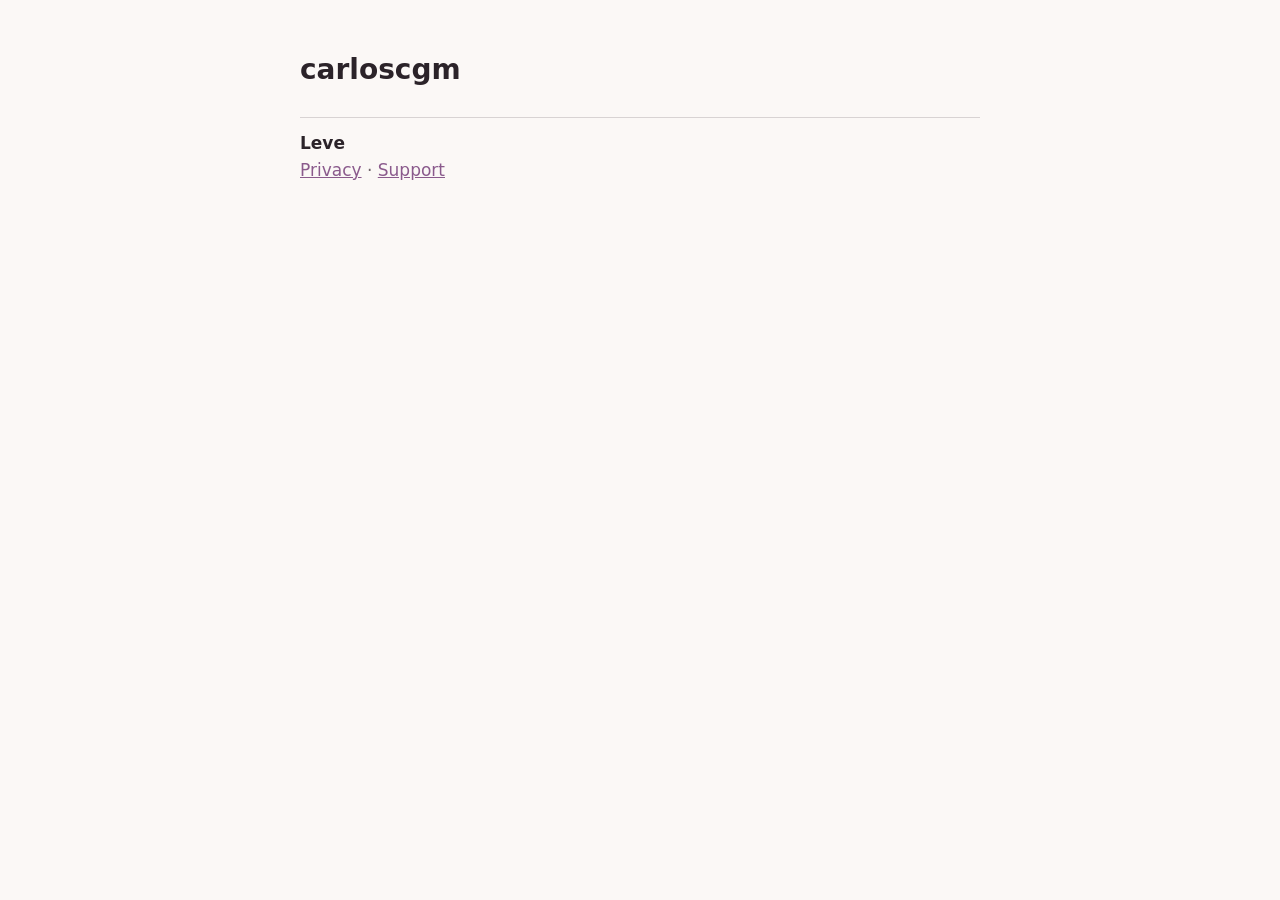
<file: index.html>
<!doctype html>
<html lang="en">
<head>
<meta charset="utf-8">
<meta name="viewport" content="width=device-width, initial-scale=1">
<title>carloscgm</title>
<meta name="robots" content="noindex">
<style>
  :root { --bg: #FBF8F6; --text: #2B2329; --muted: #6F6369; --brand: #8A5A8C; }
  @media (prefers-color-scheme: dark) {
    :root { --bg: #1A1619; --text: #F4EEF1; --muted: #B9ADB3; --brand: #C9A0CB; }
  }
  body { background: var(--bg); color: var(--text); font: 17px/1.6 system-ui, sans-serif; max-width: 680px; margin: 0 auto; padding: 48px 16px; }
  h1 { font-size: 28px; margin: 0 0 24px; }
  ul { list-style: none; padding: 0; margin: 0; }
  li { padding: 12px 0; border-top: 1px solid color-mix(in srgb, var(--muted) 25%, transparent); }
  strong { display: block; }
  a { color: var(--brand); }
  .muted { color: var(--muted); }
</style>
</head>
<body>
<h1>carloscgm</h1>
<!-- One entry per app, each in its own folder. -->
<ul>
  <li>
    <strong>Leve</strong>
    <a href="leve/privacy.html">Privacy</a> <span class="muted">·</span> <a href="leve/support.html">Support</a>
  </li>
</ul>
</body>
</html>
</file>
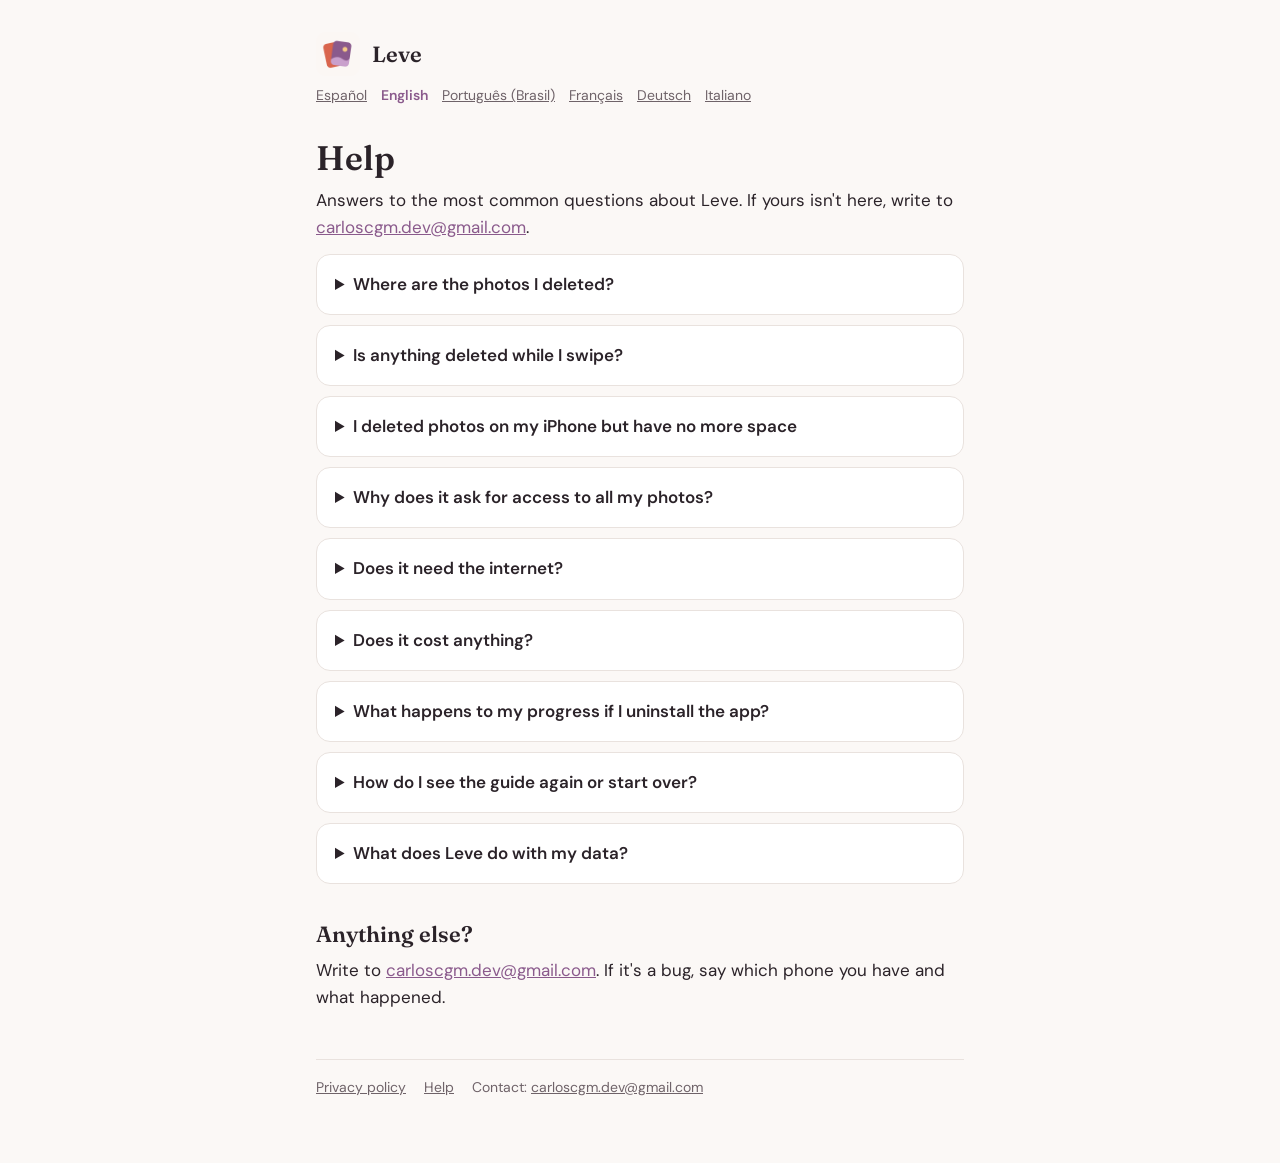
<file: leve/index.html>
<!doctype html>
<html lang="en">
<head>
<meta charset="utf-8">
<meta name="viewport" content="width=device-width, initial-scale=1">
<title>Leve</title>
<link rel="icon" href="icon.png">
<script>
  var dirs = {"es": "es", "en": "en", "pt": "pt-br", "fr": "fr", "de": "de", "it": "it"};
  var langs = navigator.languages || [navigator.language || "en"];
  var dir = "en";
  for (var i = 0; i < langs.length; i++) {
    var code = (langs[i] || "").toLowerCase().split("-")[0];
    if (dirs[code]) { dir = dirs[code]; break; }
  }
  location.replace(dir + "/support.html" + location.hash);
</script>
<style>body { font: 17px/1.6 system-ui, sans-serif; max-width: 680px; margin: 0 auto; padding: 32px 16px; }</style>
</head>
<body>
<ul>
<li><a href="es/support.html" hreflang="es">Ayuda</a> · Español</li>
<li><a href="en/support.html" hreflang="en">Help</a> · English</li>
<li><a href="pt-br/support.html" hreflang="pt-BR">Ajuda</a> · Português (Brasil)</li>
<li><a href="fr/support.html" hreflang="fr">Aide</a> · Français</li>
<li><a href="de/support.html" hreflang="de">Hilfe</a> · Deutsch</li>
<li><a href="it/support.html" hreflang="it">Aiuto</a> · Italiano</li>
</ul>
</body>
</html>
</file>
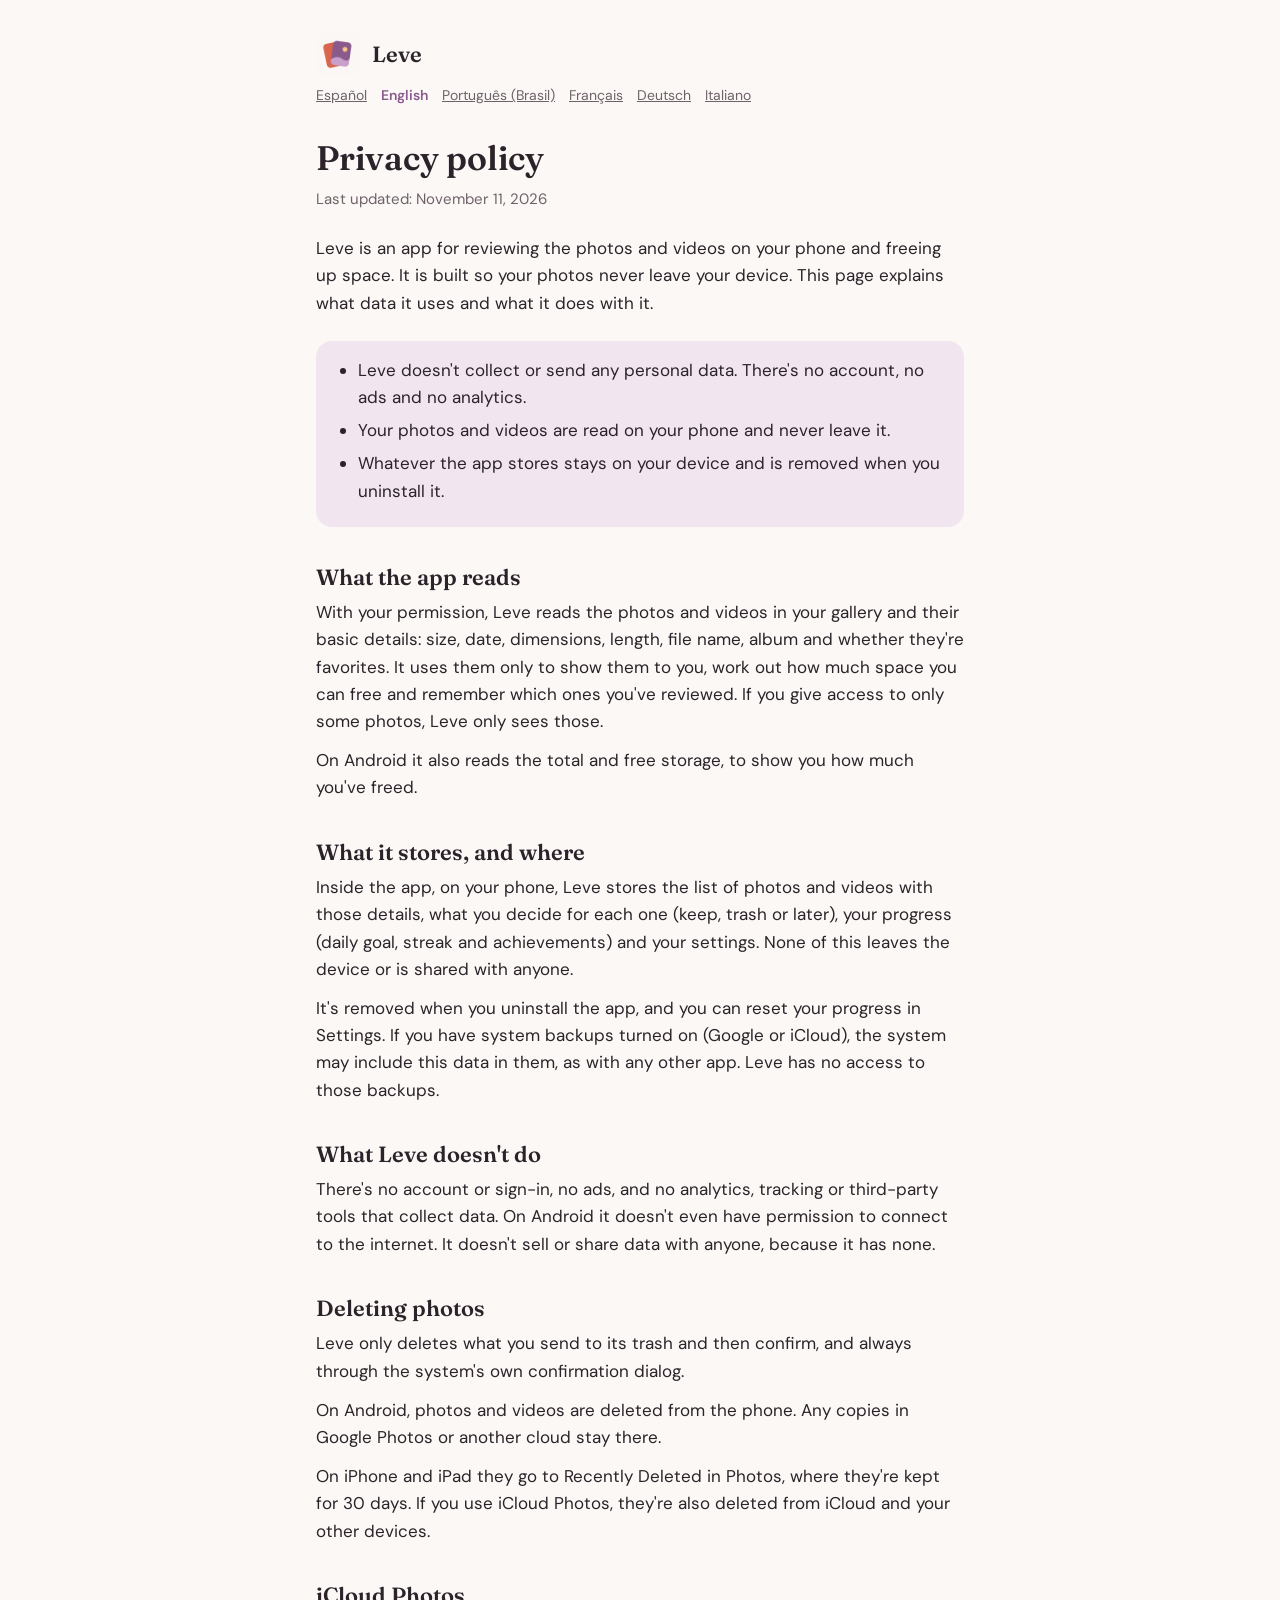
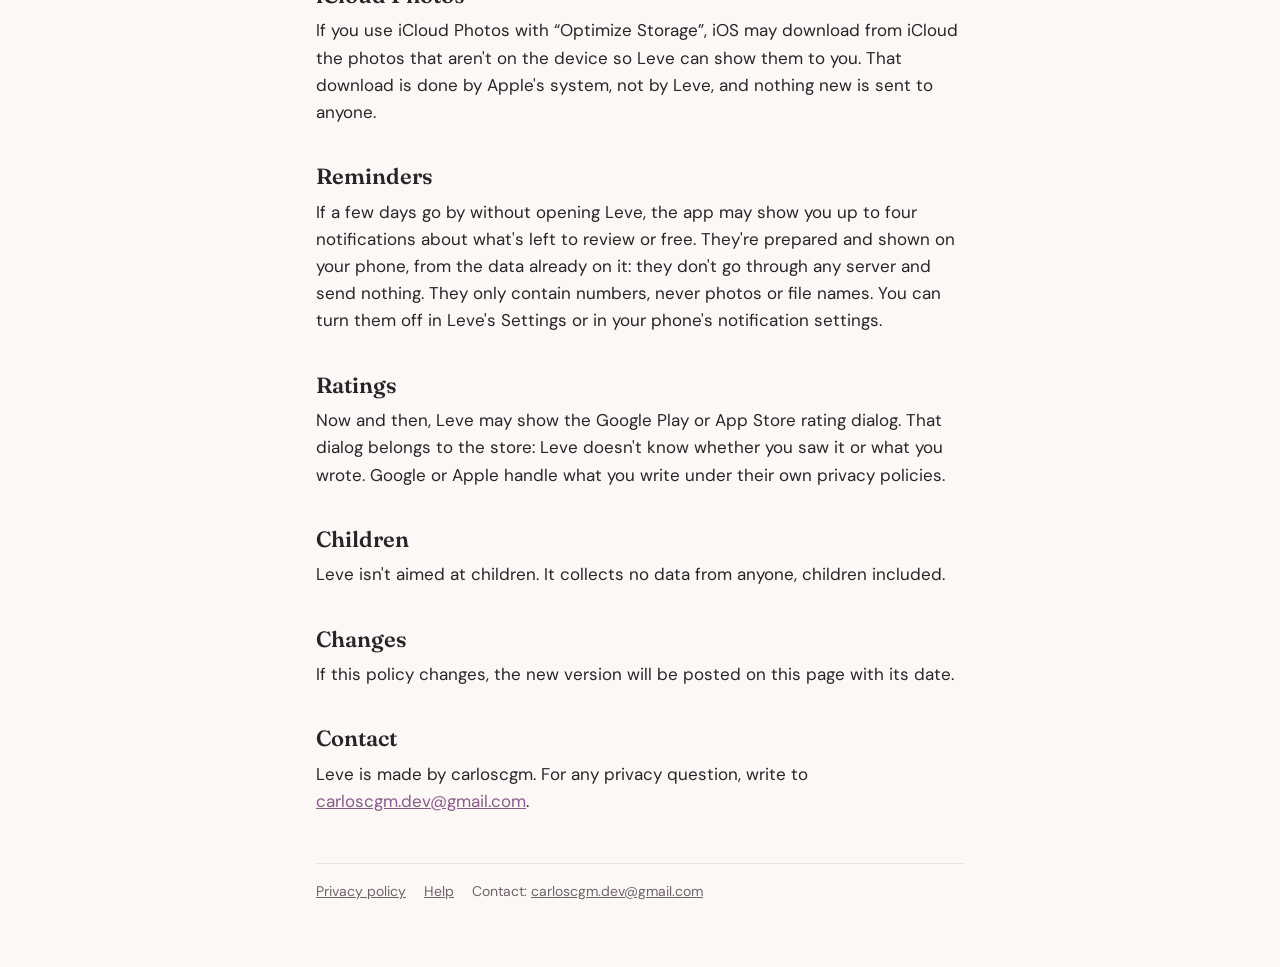
<file: leve/privacy.html>
<!doctype html>
<html lang="en">
<head>
<meta charset="utf-8">
<meta name="viewport" content="width=device-width, initial-scale=1">
<title>Leve</title>
<link rel="icon" href="icon.png">
<script>
  var dirs = {"es": "es", "en": "en", "pt": "pt-br", "fr": "fr", "de": "de", "it": "it"};
  var langs = navigator.languages || [navigator.language || "en"];
  var dir = "en";
  for (var i = 0; i < langs.length; i++) {
    var code = (langs[i] || "").toLowerCase().split("-")[0];
    if (dirs[code]) { dir = dirs[code]; break; }
  }
  location.replace(dir + "/privacy.html" + location.hash);
</script>
<style>body { font: 17px/1.6 system-ui, sans-serif; max-width: 680px; margin: 0 auto; padding: 32px 16px; }</style>
</head>
<body>
<ul>
<li><a href="es/privacy.html" hreflang="es">Política de privacidad</a> · Español</li>
<li><a href="en/privacy.html" hreflang="en">Privacy policy</a> · English</li>
<li><a href="pt-br/privacy.html" hreflang="pt-BR">Política de privacidade</a> · Português (Brasil)</li>
<li><a href="fr/privacy.html" hreflang="fr">Politique de confidentialité</a> · Français</li>
<li><a href="de/privacy.html" hreflang="de">Datenschutzerklärung</a> · Deutsch</li>
<li><a href="it/privacy.html" hreflang="it">Informativa sulla privacy</a> · Italiano</li>
</ul>
</body>
</html>
</file>
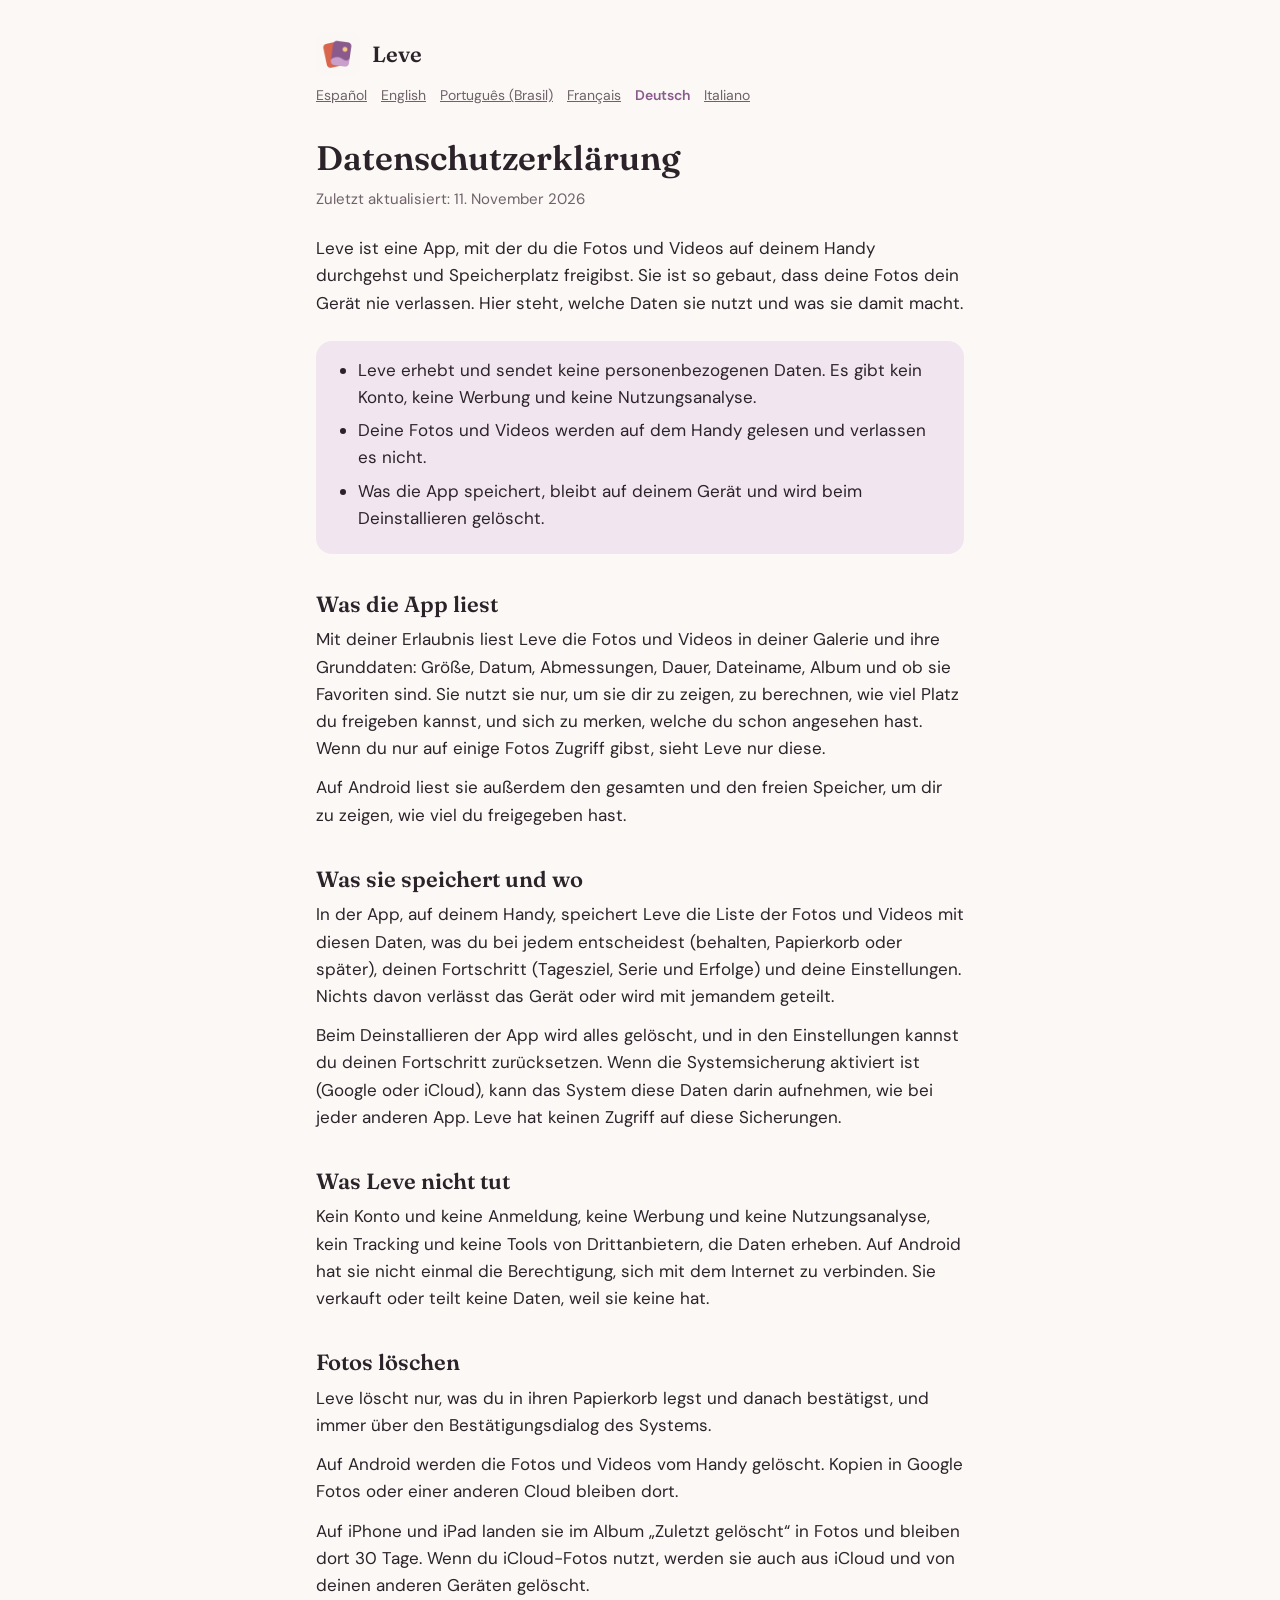
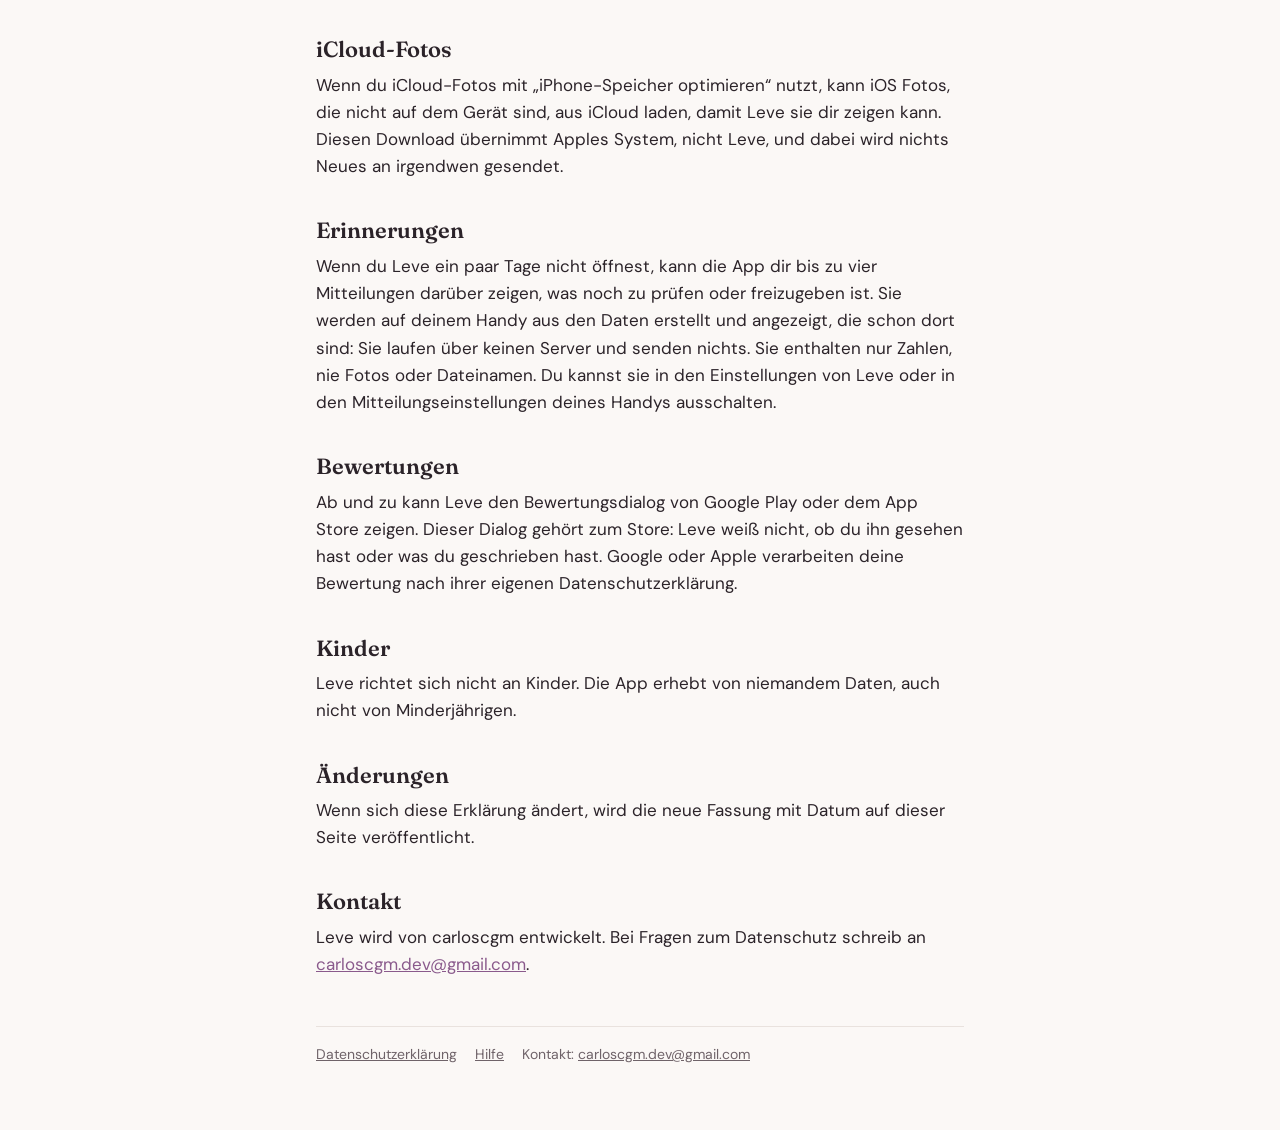
<file: leve/de/privacy.html>
<!doctype html>
<html lang="de">
<head>
<meta charset="utf-8">
<meta name="viewport" content="width=device-width, initial-scale=1">
<title>Datenschutzerklärung · Leve</title>
<meta name="description" content="Leve: Mach Platz auf deinem Handy, einfach per Wischen. Kein Konto, keine Werbung, und deine Fotos bleiben auf deinem Handy.">
<link rel="icon" href="../icon.png">
<link rel="alternate" hreflang="es" href="../es/privacy.html">
<link rel="alternate" hreflang="en" href="../en/privacy.html">
<link rel="alternate" hreflang="pt-BR" href="../pt-br/privacy.html">
<link rel="alternate" hreflang="fr" href="../fr/privacy.html">
<link rel="alternate" hreflang="de" href="../de/privacy.html">
<link rel="alternate" hreflang="it" href="../it/privacy.html">
<link rel="stylesheet" href="../style.css">
</head>
<body>
<main>
<header><img src="../icon.png" alt=""><a href="support.html">Leve</a></header>
<nav class="langs" aria-label="Language"><a href="../es/privacy.html" hreflang="es">Español</a> <a href="../en/privacy.html" hreflang="en">English</a> <a href="../pt-br/privacy.html" hreflang="pt-BR">Português (Brasil)</a> <a href="../fr/privacy.html" hreflang="fr">Français</a> <a href="../de/privacy.html" hreflang="de" aria-current="page">Deutsch</a> <a href="../it/privacy.html" hreflang="it">Italiano</a></nav>
<h1>Datenschutzerklärung</h1>
<p class="updated">Zuletzt aktualisiert: 11. November 2026</p>
<p>Leve ist eine App, mit der du die Fotos und Videos auf deinem Handy durchgehst und Speicherplatz freigibst. Sie ist so gebaut, dass deine Fotos dein Gerät nie verlassen. Hier steht, welche Daten sie nutzt und was sie damit macht.</p>
<div class="summary"><ul><li>Leve erhebt und sendet keine personenbezogenen Daten. Es gibt kein Konto, keine Werbung und keine Nutzungsanalyse.</li><li>Deine Fotos und Videos werden auf dem Handy gelesen und verlassen es nicht.</li><li>Was die App speichert, bleibt auf deinem Gerät und wird beim Deinstallieren gelöscht.</li></ul></div>
<h2>Was die App liest</h2>
<p>Mit deiner Erlaubnis liest Leve die Fotos und Videos in deiner Galerie und ihre Grunddaten: Größe, Datum, Abmessungen, Dauer, Dateiname, Album und ob sie Favoriten sind. Sie nutzt sie nur, um sie dir zu zeigen, zu berechnen, wie viel Platz du freigeben kannst, und sich zu merken, welche du schon angesehen hast. Wenn du nur auf einige Fotos Zugriff gibst, sieht Leve nur diese.</p>
<p>Auf Android liest sie außerdem den gesamten und den freien Speicher, um dir zu zeigen, wie viel du freigegeben hast.</p>
<h2>Was sie speichert und wo</h2>
<p>In der App, auf deinem Handy, speichert Leve die Liste der Fotos und Videos mit diesen Daten, was du bei jedem entscheidest (behalten, Papierkorb oder später), deinen Fortschritt (Tagesziel, Serie und Erfolge) und deine Einstellungen. Nichts davon verlässt das Gerät oder wird mit jemandem geteilt.</p>
<p>Beim Deinstallieren der App wird alles gelöscht, und in den Einstellungen kannst du deinen Fortschritt zurücksetzen. Wenn die Systemsicherung aktiviert ist (Google oder iCloud), kann das System diese Daten darin aufnehmen, wie bei jeder anderen App. Leve hat keinen Zugriff auf diese Sicherungen.</p>
<h2>Was Leve nicht tut</h2>
<p>Kein Konto und keine Anmeldung, keine Werbung und keine Nutzungsanalyse, kein Tracking und keine Tools von Drittanbietern, die Daten erheben. Auf Android hat sie nicht einmal die Berechtigung, sich mit dem Internet zu verbinden. Sie verkauft oder teilt keine Daten, weil sie keine hat.</p>
<h2>Fotos löschen</h2>
<p>Leve löscht nur, was du in ihren Papierkorb legst und danach bestätigst, und immer über den Bestätigungsdialog des Systems.</p>
<p>Auf Android werden die Fotos und Videos vom Handy gelöscht. Kopien in Google Fotos oder einer anderen Cloud bleiben dort.</p>
<p>Auf iPhone und iPad landen sie im Album „Zuletzt gelöscht“ in Fotos und bleiben dort 30 Tage. Wenn du iCloud-Fotos nutzt, werden sie auch aus iCloud und von deinen anderen Geräten gelöscht.</p>
<h2>iCloud-Fotos</h2>
<p>Wenn du iCloud-Fotos mit „iPhone-Speicher optimieren“ nutzt, kann iOS Fotos, die nicht auf dem Gerät sind, aus iCloud laden, damit Leve sie dir zeigen kann. Diesen Download übernimmt Apples System, nicht Leve, und dabei wird nichts Neues an irgendwen gesendet.</p>
<h2>Erinnerungen</h2>
<p>Wenn du Leve ein paar Tage nicht öffnest, kann die App dir bis zu vier Mitteilungen darüber zeigen, was noch zu prüfen oder freizugeben ist. Sie werden auf deinem Handy aus den Daten erstellt und angezeigt, die schon dort sind: Sie laufen über keinen Server und senden nichts. Sie enthalten nur Zahlen, nie Fotos oder Dateinamen. Du kannst sie in den Einstellungen von Leve oder in den Mitteilungseinstellungen deines Handys ausschalten.</p>
<h2>Bewertungen</h2>
<p>Ab und zu kann Leve den Bewertungsdialog von Google Play oder dem App Store zeigen. Dieser Dialog gehört zum Store: Leve weiß nicht, ob du ihn gesehen hast oder was du geschrieben hast. Google oder Apple verarbeiten deine Bewertung nach ihrer eigenen Datenschutzerklärung.</p>
<h2>Kinder</h2>
<p>Leve richtet sich nicht an Kinder. Die App erhebt von niemandem Daten, auch nicht von Minderjährigen.</p>
<h2>Änderungen</h2>
<p>Wenn sich diese Erklärung ändert, wird die neue Fassung mit Datum auf dieser Seite veröffentlicht.</p>
<h2>Kontakt</h2>
<p>Leve wird von carloscgm entwickelt. Bei Fragen zum Datenschutz schreib an <a href="mailto:carloscgm.dev@gmail.com">carloscgm.dev@gmail.com</a>.</p>
<footer><a href="privacy.html">Datenschutzerklärung</a><a href="support.html">Hilfe</a><span>Kontakt: <a href="mailto:carloscgm.dev@gmail.com">carloscgm.dev@gmail.com</a></span></footer>
</main>
</body>
</html>
</file>
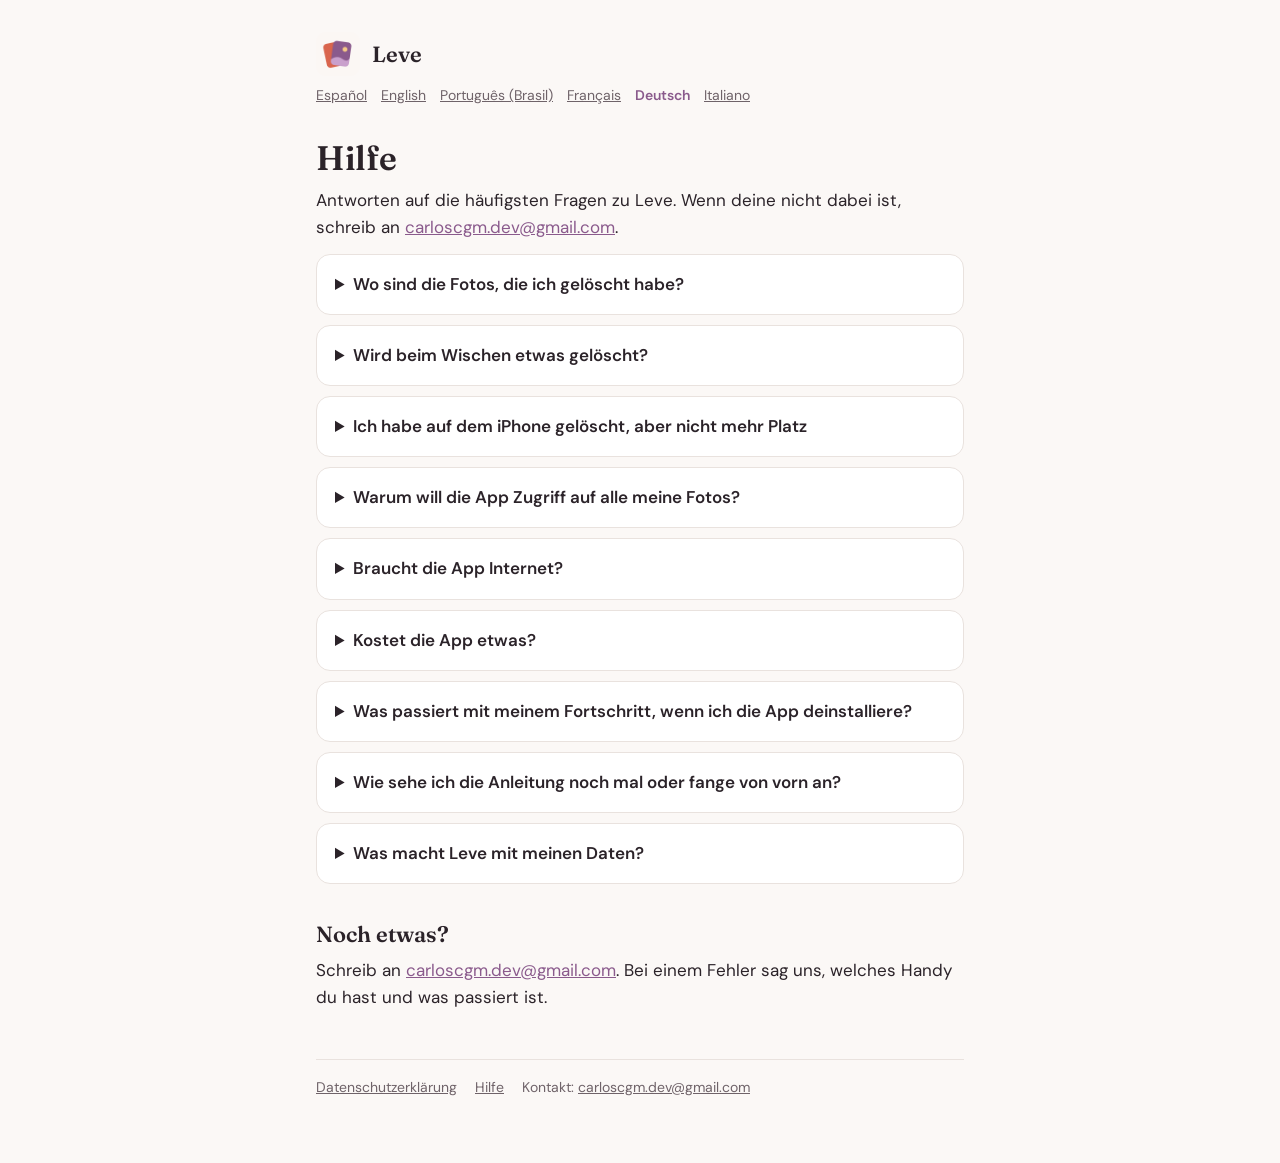
<file: leve/de/support.html>
<!doctype html>
<html lang="de">
<head>
<meta charset="utf-8">
<meta name="viewport" content="width=device-width, initial-scale=1">
<title>Hilfe · Leve</title>
<meta name="description" content="Leve: Mach Platz auf deinem Handy, einfach per Wischen. Kein Konto, keine Werbung, und deine Fotos bleiben auf deinem Handy.">
<link rel="icon" href="../icon.png">
<link rel="alternate" hreflang="es" href="../es/support.html">
<link rel="alternate" hreflang="en" href="../en/support.html">
<link rel="alternate" hreflang="pt-BR" href="../pt-br/support.html">
<link rel="alternate" hreflang="fr" href="../fr/support.html">
<link rel="alternate" hreflang="de" href="../de/support.html">
<link rel="alternate" hreflang="it" href="../it/support.html">
<link rel="stylesheet" href="../style.css">
</head>
<body>
<main>
<header><img src="../icon.png" alt=""><a href="support.html">Leve</a></header>
<nav class="langs" aria-label="Language"><a href="../es/support.html" hreflang="es">Español</a> <a href="../en/support.html" hreflang="en">English</a> <a href="../pt-br/support.html" hreflang="pt-BR">Português (Brasil)</a> <a href="../fr/support.html" hreflang="fr">Français</a> <a href="../de/support.html" hreflang="de" aria-current="page">Deutsch</a> <a href="../it/support.html" hreflang="it">Italiano</a></nav>
<h1>Hilfe</h1>
<p>Antworten auf die häufigsten Fragen zu Leve. Wenn deine nicht dabei ist, schreib an <a href="mailto:carloscgm.dev@gmail.com">carloscgm.dev@gmail.com</a>.</p>
<details><summary>Wo sind die Fotos, die ich gelöscht habe?</summary>
<h3>Android</h3><p>Leve löscht sie über den Dialog von Android vom Handy, und sie landen in keinem Papierkorb des Systems. Auf dem Handy lassen sie sich also nicht wiederherstellen. Wenn du eine Kopie in Google Fotos oder einer anderen Cloud hattest, ist sie noch dort: Such sie in der App deiner Cloud.</p>
<h3>iPhone und iPad</h3><p>Sie sind 30 Tage im Album „Zuletzt gelöscht“ in Fotos, und dort kannst du sie wiederherstellen. Wenn du iCloud-Fotos nutzt, wurden sie auch auf deinen anderen Geräten gelöscht und lassen sich über dasselbe Album wiederherstellen.</p>
</details>
<details><summary>Wird beim Wischen etwas gelöscht?</summary>
<p>Nein. Nach links wischen legt das Foto nur in den Papierkorb von Leve: Es bleibt in deiner Galerie. Du kannst deine letzten Wischer rückgängig machen und jedes Foto aus dem Papierkorb zurückholen.</p>
<p>Gelöscht wird erst, wenn du im Papierkorb auf „Freigeben“ tippst, es in Leve bestätigst und noch einmal im Dialog des Systems.</p>
</details>
<details><summary>Ich habe auf dem iPhone gelöscht, aber nicht mehr Platz</summary>
<p>iOS bewahrt Gelöschtes 30 Tage im Album „Zuletzt gelöscht“ in Fotos auf. Leere dieses Album, um den Platz sofort zu bekommen; sonst wird er nach diesen Tagen von selbst frei.</p>
</details>
<details><summary>Warum will die App Zugriff auf alle meine Fotos?</summary>
<p>Um dir deine ganze Galerie zu zeigen, eins nach dem anderen, zu berechnen, wie viel Platz jedes Foto braucht, und sich zu merken, welche du schon angesehen hast. Wenn du nur auf einige Zugriff gibst, funktioniert Leve, aber nur mit diesen. Du kannst das jederzeit in den Einstellungen des Handys ändern.</p>
</details>
<details><summary>Braucht die App Internet?</summary>
<p>Nein. Leve funktioniert offline. Auf dem iPhone kann iOS Internet brauchen, um Fotos aus iCloud zu laden, die nicht auf dem Gerät sind, wenn du iCloud-Fotos nutzt.</p>
</details>
<details><summary>Kostet die App etwas?</summary>
<p>Nein. Leve ist kostenlos, ohne Werbung und ohne Abo.</p>
</details>
<details><summary>Was passiert mit meinem Fortschritt, wenn ich die App deinstalliere?</summary>
<p>Er wird mit der App gelöscht: was du angesehen hast, der Papierkorb von Leve, deine Serie und deine Erfolge. Deine Fotos werden nicht angerührt. Nach einer Neuinstallation fängst du von vorn an, außer das System stellt eine Sicherung wieder her.</p>
</details>
<details><summary>Wie sehe ich die Anleitung noch mal oder fange von vorn an?</summary>
<p>In den Einstellungen: „Anleitung erneut zeigen“ und „Fortschritt zurücksetzen“. Zurücksetzen stellt alle Fotos wieder in die Warteschlange und löscht keines.</p>
</details>
<details><summary>Was macht Leve mit meinen Daten?</summary>
<p>Nichts außerhalb deines Handys: Die App erhebt und sendet keine Daten. Mehr dazu in der <a href="privacy.html">Datenschutzerklärung</a>.</p>
</details>
<h2>Noch etwas?</h2><p>Schreib an <a href="mailto:carloscgm.dev@gmail.com">carloscgm.dev@gmail.com</a>. Bei einem Fehler sag uns, welches Handy du hast und was passiert ist.</p>
<footer><a href="privacy.html">Datenschutzerklärung</a><a href="support.html">Hilfe</a><span>Kontakt: <a href="mailto:carloscgm.dev@gmail.com">carloscgm.dev@gmail.com</a></span></footer>
</main>
</body>
</html>
</file>
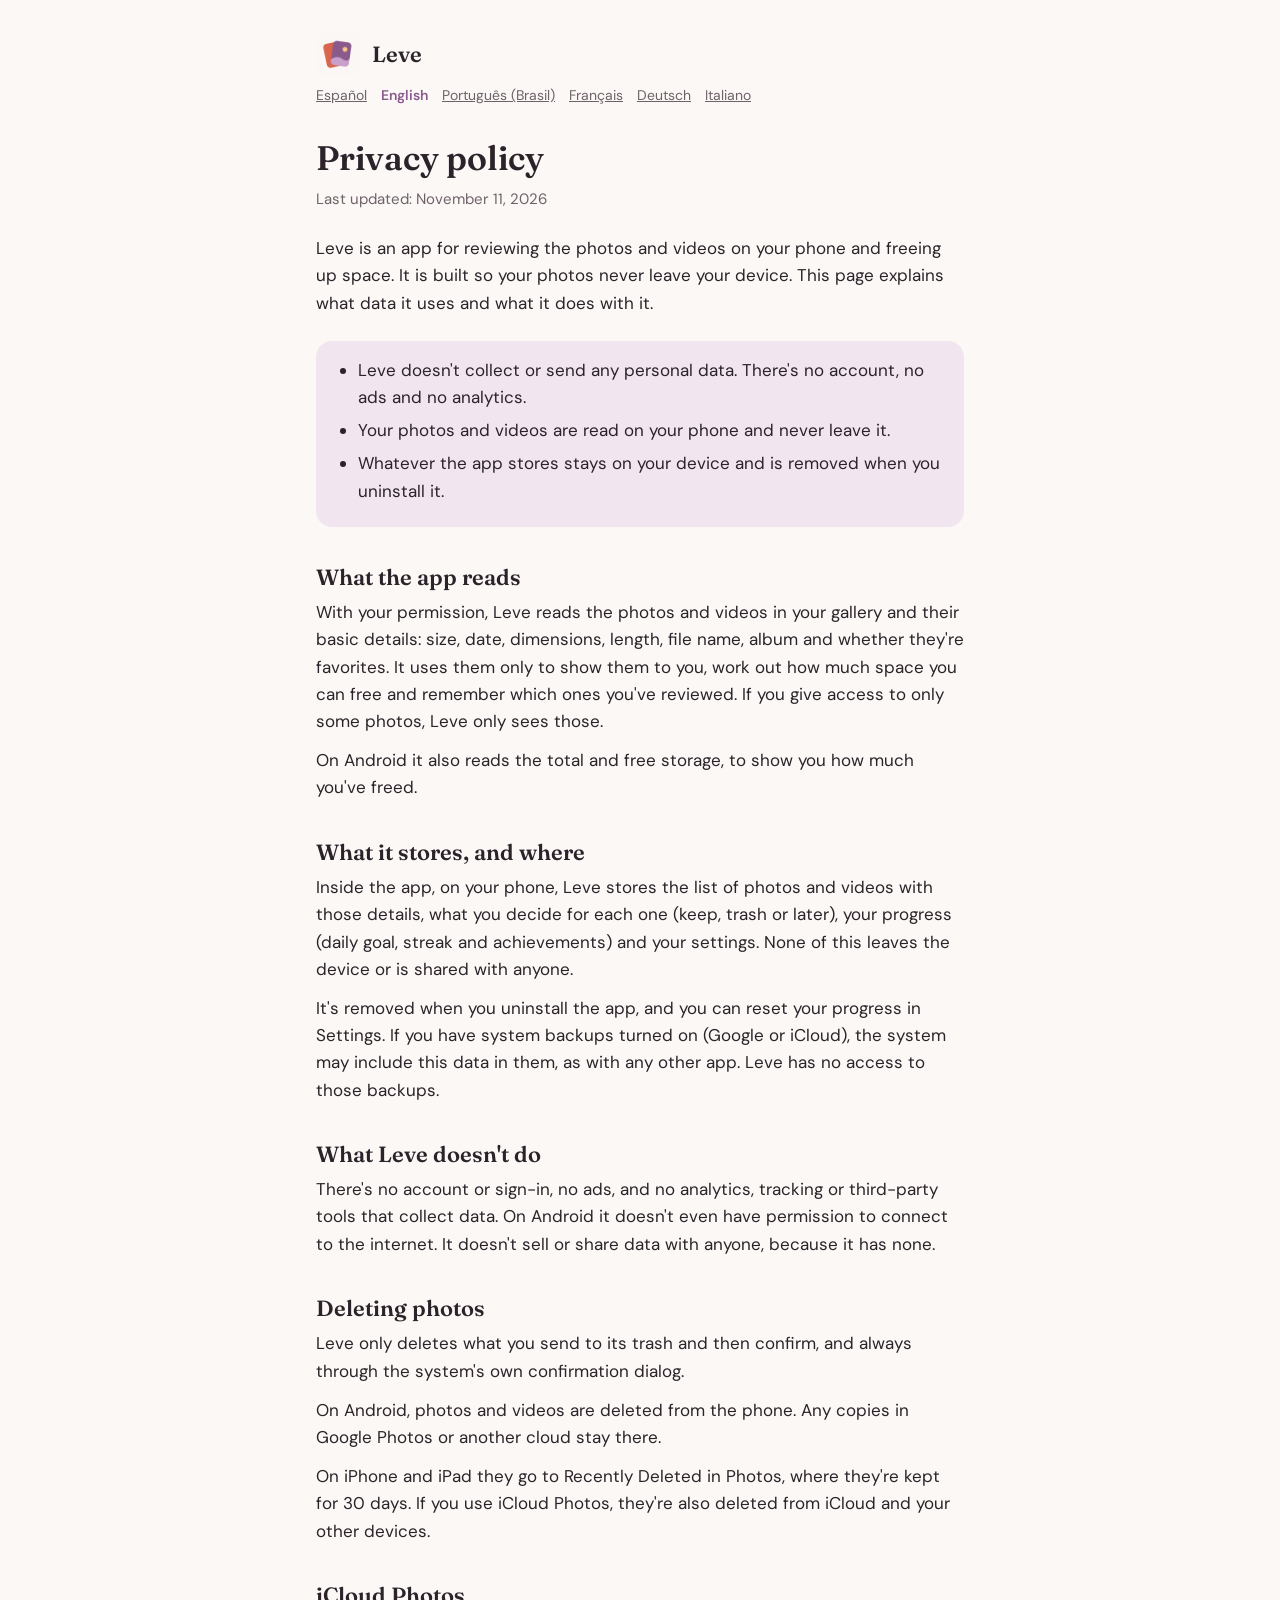
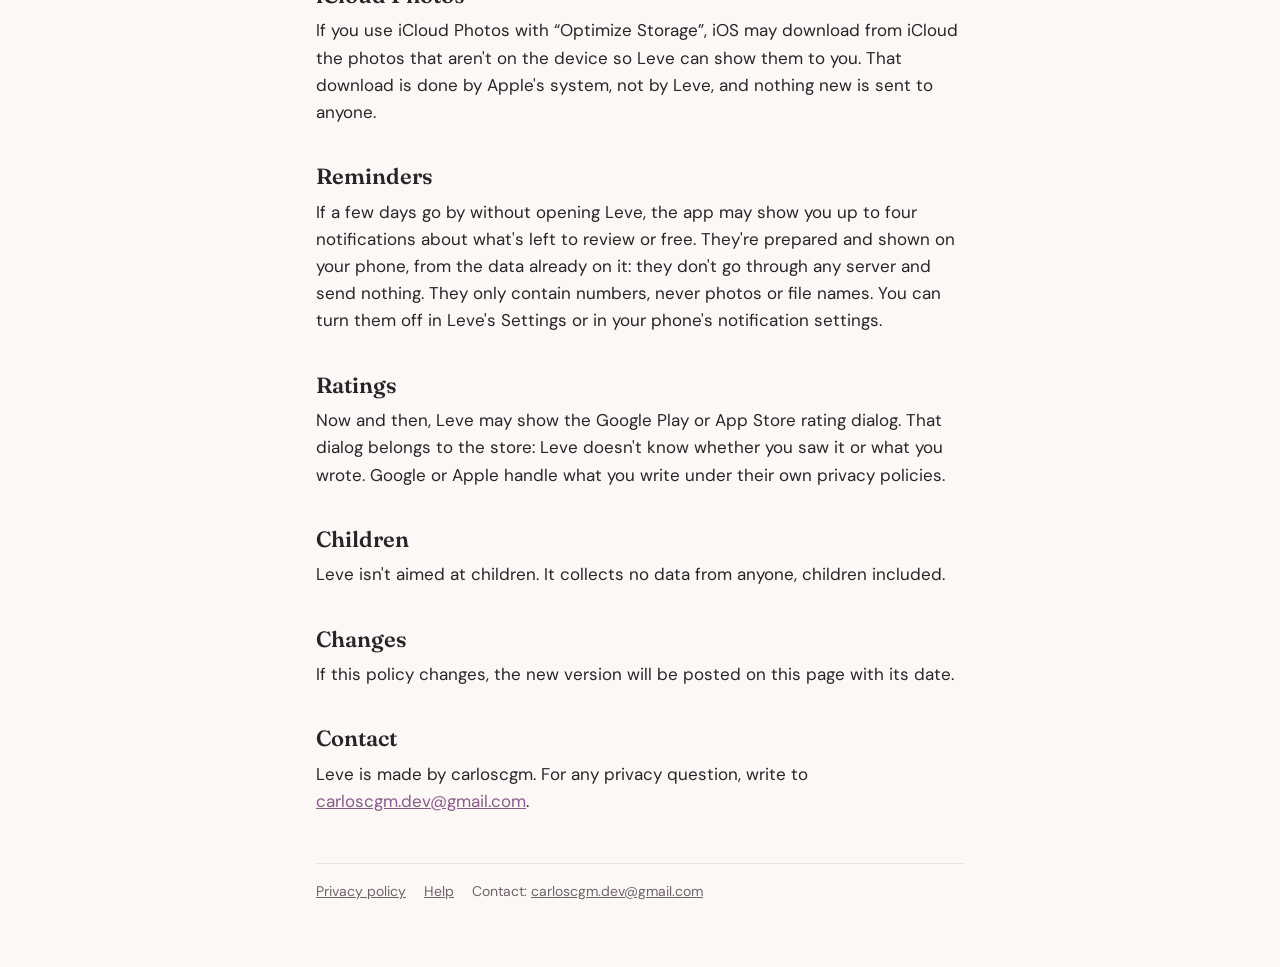
<file: leve/en/privacy.html>
<!doctype html>
<html lang="en">
<head>
<meta charset="utf-8">
<meta name="viewport" content="width=device-width, initial-scale=1">
<title>Privacy policy · Leve</title>
<meta name="description" content="Leve: free up space on your phone by swiping. No account, no ads, and your photos never leave your phone.">
<link rel="icon" href="../icon.png">
<link rel="alternate" hreflang="es" href="../es/privacy.html">
<link rel="alternate" hreflang="en" href="../en/privacy.html">
<link rel="alternate" hreflang="pt-BR" href="../pt-br/privacy.html">
<link rel="alternate" hreflang="fr" href="../fr/privacy.html">
<link rel="alternate" hreflang="de" href="../de/privacy.html">
<link rel="alternate" hreflang="it" href="../it/privacy.html">
<link rel="stylesheet" href="../style.css">
</head>
<body>
<main>
<header><img src="../icon.png" alt=""><a href="support.html">Leve</a></header>
<nav class="langs" aria-label="Language"><a href="../es/privacy.html" hreflang="es">Español</a> <a href="../en/privacy.html" hreflang="en" aria-current="page">English</a> <a href="../pt-br/privacy.html" hreflang="pt-BR">Português (Brasil)</a> <a href="../fr/privacy.html" hreflang="fr">Français</a> <a href="../de/privacy.html" hreflang="de">Deutsch</a> <a href="../it/privacy.html" hreflang="it">Italiano</a></nav>
<h1>Privacy policy</h1>
<p class="updated">Last updated: November 11, 2026</p>
<p>Leve is an app for reviewing the photos and videos on your phone and freeing up space. It is built so your photos never leave your device. This page explains what data it uses and what it does with it.</p>
<div class="summary"><ul><li>Leve doesn't collect or send any personal data. There's no account, no ads and no analytics.</li><li>Your photos and videos are read on your phone and never leave it.</li><li>Whatever the app stores stays on your device and is removed when you uninstall it.</li></ul></div>
<h2>What the app reads</h2>
<p>With your permission, Leve reads the photos and videos in your gallery and their basic details: size, date, dimensions, length, file name, album and whether they're favorites. It uses them only to show them to you, work out how much space you can free and remember which ones you've reviewed. If you give access to only some photos, Leve only sees those.</p>
<p>On Android it also reads the total and free storage, to show you how much you've freed.</p>
<h2>What it stores, and where</h2>
<p>Inside the app, on your phone, Leve stores the list of photos and videos with those details, what you decide for each one (keep, trash or later), your progress (daily goal, streak and achievements) and your settings. None of this leaves the device or is shared with anyone.</p>
<p>It's removed when you uninstall the app, and you can reset your progress in Settings. If you have system backups turned on (Google or iCloud), the system may include this data in them, as with any other app. Leve has no access to those backups.</p>
<h2>What Leve doesn't do</h2>
<p>There's no account or sign-in, no ads, and no analytics, tracking or third-party tools that collect data. On Android it doesn't even have permission to connect to the internet. It doesn't sell or share data with anyone, because it has none.</p>
<h2>Deleting photos</h2>
<p>Leve only deletes what you send to its trash and then confirm, and always through the system's own confirmation dialog.</p>
<p>On Android, photos and videos are deleted from the phone. Any copies in Google Photos or another cloud stay there.</p>
<p>On iPhone and iPad they go to Recently Deleted in Photos, where they're kept for 30 days. If you use iCloud Photos, they're also deleted from iCloud and your other devices.</p>
<h2>iCloud Photos</h2>
<p>If you use iCloud Photos with “Optimize Storage”, iOS may download from iCloud the photos that aren't on the device so Leve can show them to you. That download is done by Apple's system, not by Leve, and nothing new is sent to anyone.</p>
<h2>Reminders</h2>
<p>If a few days go by without opening Leve, the app may show you up to four notifications about what's left to review or free. They're prepared and shown on your phone, from the data already on it: they don't go through any server and send nothing. They only contain numbers, never photos or file names. You can turn them off in Leve's Settings or in your phone's notification settings.</p>
<h2>Ratings</h2>
<p>Now and then, Leve may show the Google Play or App Store rating dialog. That dialog belongs to the store: Leve doesn't know whether you saw it or what you wrote. Google or Apple handle what you write under their own privacy policies.</p>
<h2>Children</h2>
<p>Leve isn't aimed at children. It collects no data from anyone, children included.</p>
<h2>Changes</h2>
<p>If this policy changes, the new version will be posted on this page with its date.</p>
<h2>Contact</h2>
<p>Leve is made by carloscgm. For any privacy question, write to <a href="mailto:carloscgm.dev@gmail.com">carloscgm.dev@gmail.com</a>.</p>
<footer><a href="privacy.html">Privacy policy</a><a href="support.html">Help</a><span>Contact: <a href="mailto:carloscgm.dev@gmail.com">carloscgm.dev@gmail.com</a></span></footer>
</main>
</body>
</html>
</file>
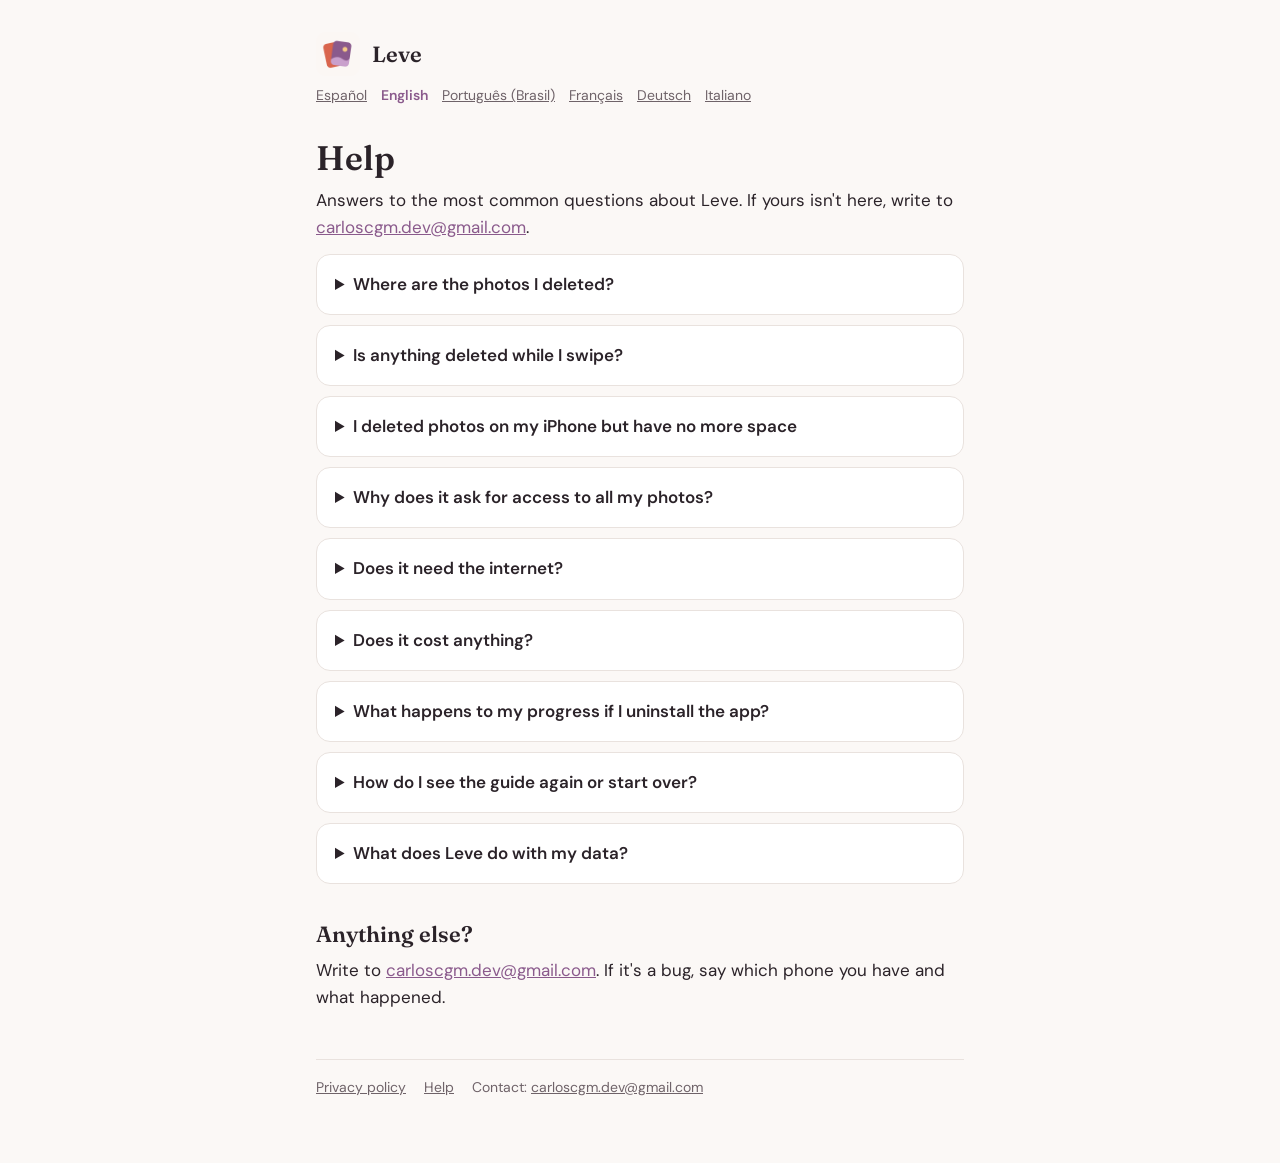
<file: leve/en/support.html>
<!doctype html>
<html lang="en">
<head>
<meta charset="utf-8">
<meta name="viewport" content="width=device-width, initial-scale=1">
<title>Help · Leve</title>
<meta name="description" content="Leve: free up space on your phone by swiping. No account, no ads, and your photos never leave your phone.">
<link rel="icon" href="../icon.png">
<link rel="alternate" hreflang="es" href="../es/support.html">
<link rel="alternate" hreflang="en" href="../en/support.html">
<link rel="alternate" hreflang="pt-BR" href="../pt-br/support.html">
<link rel="alternate" hreflang="fr" href="../fr/support.html">
<link rel="alternate" hreflang="de" href="../de/support.html">
<link rel="alternate" hreflang="it" href="../it/support.html">
<link rel="stylesheet" href="../style.css">
</head>
<body>
<main>
<header><img src="../icon.png" alt=""><a href="support.html">Leve</a></header>
<nav class="langs" aria-label="Language"><a href="../es/support.html" hreflang="es">Español</a> <a href="../en/support.html" hreflang="en" aria-current="page">English</a> <a href="../pt-br/support.html" hreflang="pt-BR">Português (Brasil)</a> <a href="../fr/support.html" hreflang="fr">Français</a> <a href="../de/support.html" hreflang="de">Deutsch</a> <a href="../it/support.html" hreflang="it">Italiano</a></nav>
<h1>Help</h1>
<p>Answers to the most common questions about Leve. If yours isn't here, write to <a href="mailto:carloscgm.dev@gmail.com">carloscgm.dev@gmail.com</a>.</p>
<details><summary>Where are the photos I deleted?</summary>
<h3>Android</h3><p>Leve deletes them from the phone through Android's dialog, and they don't go to any system trash, so they can't be recovered from the phone. If you had a copy in Google Photos or another cloud, that copy is still there: look for it in your cloud app.</p>
<h3>iPhone and iPad</h3><p>They're in Recently Deleted in Photos for 30 days, and you can recover them from there. If you use iCloud Photos, they were also deleted from your other devices and are recovered from the same album.</p>
</details>
<details><summary>Is anything deleted while I swipe?</summary>
<p>No. Swiping left only sends the photo to Leve's trash: it stays in your gallery. You can undo your last swipes and rescue any photo from the trash.</p>
<p>Things are only deleted when you tap “Free up” in the trash, confirm it in Leve and once more in the system dialog.</p>
</details>
<details><summary>I deleted photos on my iPhone but have no more space</summary>
<p>iOS keeps deleted items for 30 days in Recently Deleted, in Photos. Empty that album to get the space now; otherwise it frees up on its own after those days.</p>
</details>
<details><summary>Why does it ask for access to all my photos?</summary>
<p>To show you your whole gallery, one item at a time, work out how much space each photo takes and remember which ones you've reviewed. If you give access to only some, Leve works, but only with those. You can change it any time in your phone's settings.</p>
</details>
<details><summary>Does it need the internet?</summary>
<p>No. Leve works offline. On iPhone, if you use iCloud Photos, iOS may need the internet to bring in photos that aren't on the device.</p>
</details>
<details><summary>Does it cost anything?</summary>
<p>No. Leve is free, with no ads and no subscriptions.</p>
</details>
<details><summary>What happens to my progress if I uninstall the app?</summary>
<p>It goes with the app: what you've reviewed, Leve's trash, your streak and your achievements. Your photos aren't touched. If you reinstall, you start from scratch, unless the system restores a backup.</p>
</details>
<details><summary>How do I see the guide again or start over?</summary>
<p>In Settings: “Show the guide again” and “Reset progress”. Resetting puts every photo back in the queue and deletes none.</p>
</details>
<details><summary>What does Leve do with my data?</summary>
<p>Nothing outside your phone: it doesn't collect or send any data. The <a href="privacy.html">privacy policy</a> explains it.</p>
</details>
<h2>Anything else?</h2><p>Write to <a href="mailto:carloscgm.dev@gmail.com">carloscgm.dev@gmail.com</a>. If it's a bug, say which phone you have and what happened.</p>
<footer><a href="privacy.html">Privacy policy</a><a href="support.html">Help</a><span>Contact: <a href="mailto:carloscgm.dev@gmail.com">carloscgm.dev@gmail.com</a></span></footer>
</main>
</body>
</html>
</file>
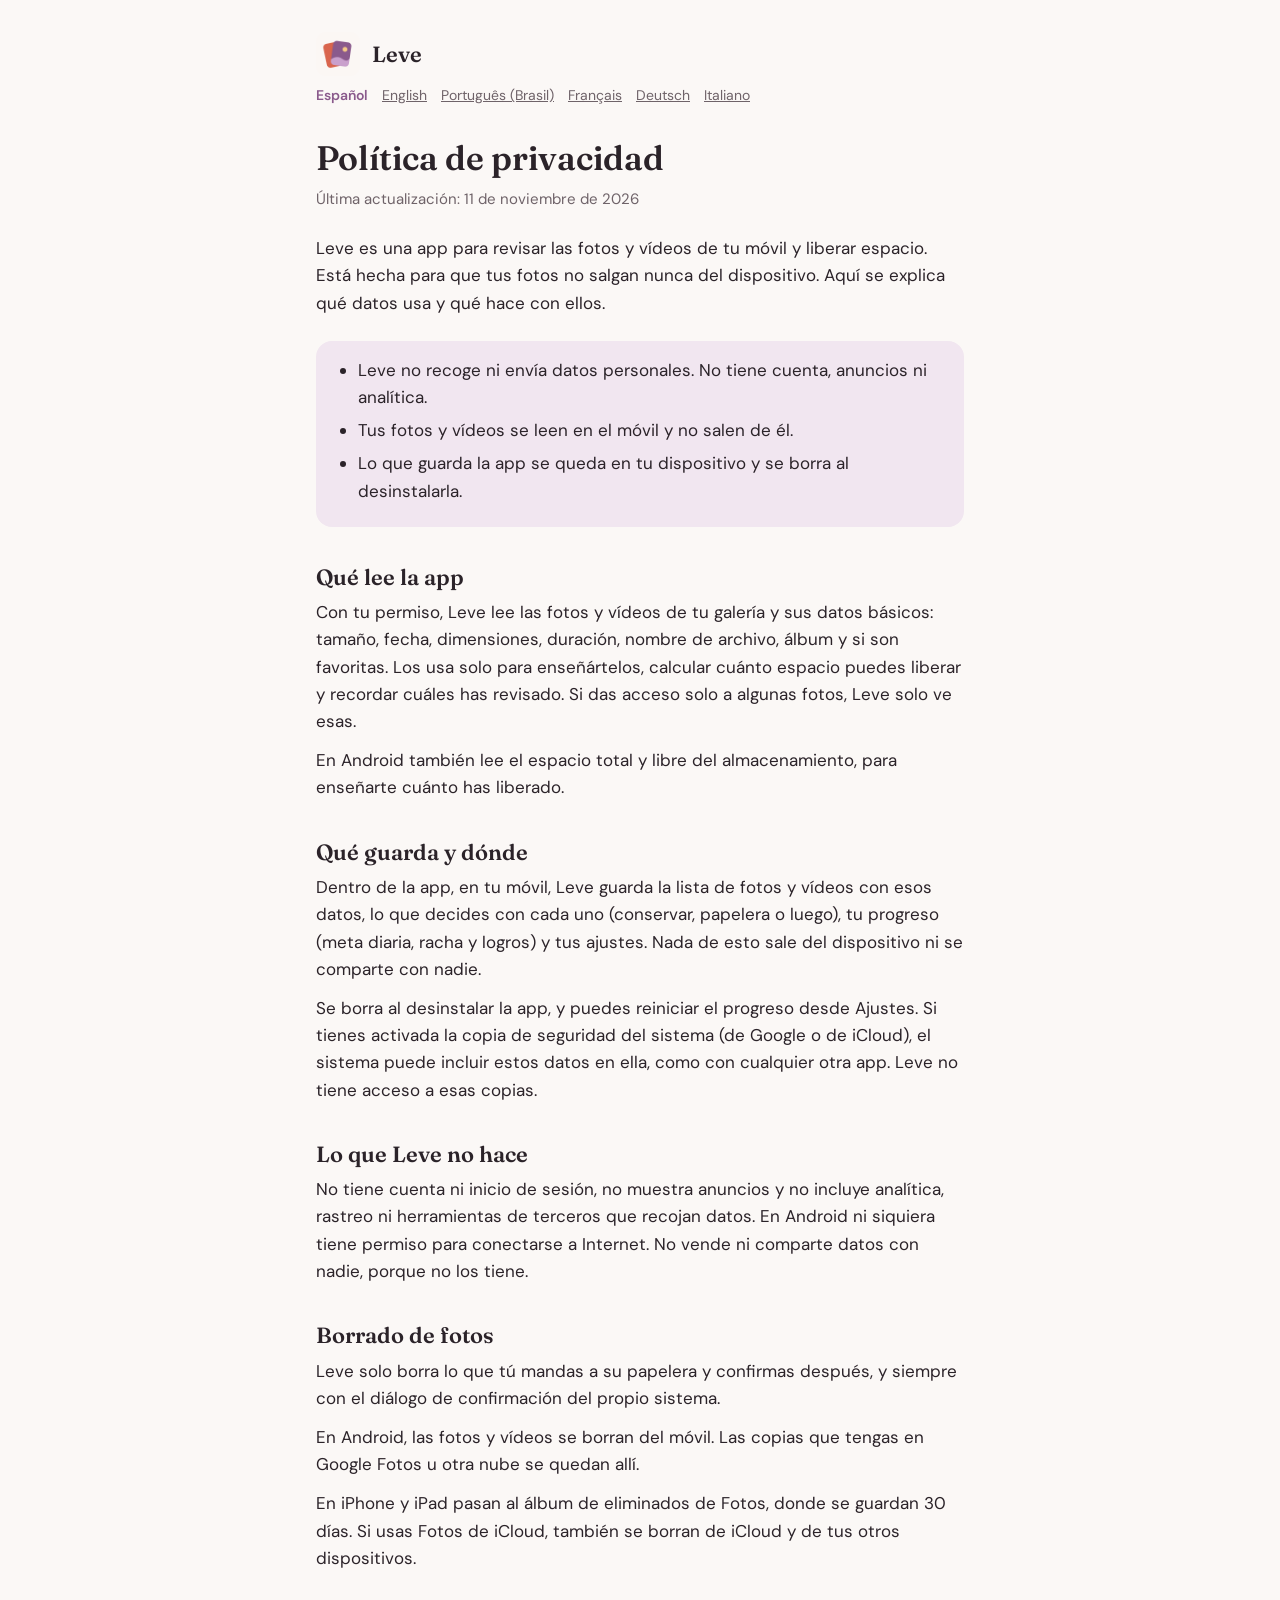
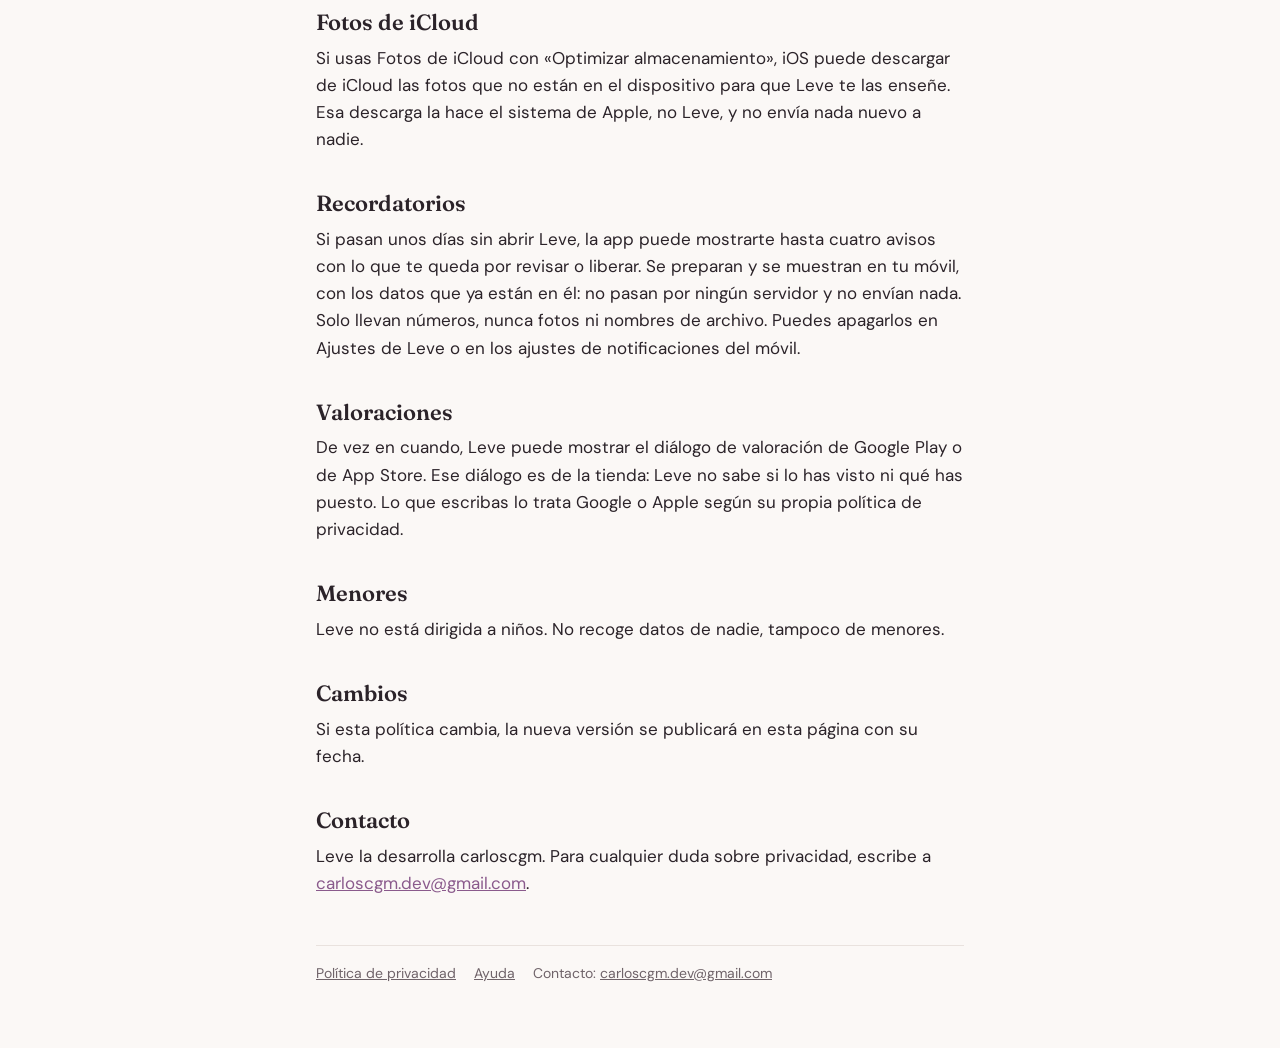
<file: leve/es/privacy.html>
<!doctype html>
<html lang="es">
<head>
<meta charset="utf-8">
<meta name="viewport" content="width=device-width, initial-scale=1">
<title>Política de privacidad · Leve</title>
<meta name="description" content="Leve: libera espacio en tu móvil deslizando. Sin cuenta, sin anuncios y sin que tus fotos salgan del móvil.">
<link rel="icon" href="../icon.png">
<link rel="alternate" hreflang="es" href="../es/privacy.html">
<link rel="alternate" hreflang="en" href="../en/privacy.html">
<link rel="alternate" hreflang="pt-BR" href="../pt-br/privacy.html">
<link rel="alternate" hreflang="fr" href="../fr/privacy.html">
<link rel="alternate" hreflang="de" href="../de/privacy.html">
<link rel="alternate" hreflang="it" href="../it/privacy.html">
<link rel="stylesheet" href="../style.css">
</head>
<body>
<main>
<header><img src="../icon.png" alt=""><a href="support.html">Leve</a></header>
<nav class="langs" aria-label="Language"><a href="../es/privacy.html" hreflang="es" aria-current="page">Español</a> <a href="../en/privacy.html" hreflang="en">English</a> <a href="../pt-br/privacy.html" hreflang="pt-BR">Português (Brasil)</a> <a href="../fr/privacy.html" hreflang="fr">Français</a> <a href="../de/privacy.html" hreflang="de">Deutsch</a> <a href="../it/privacy.html" hreflang="it">Italiano</a></nav>
<h1>Política de privacidad</h1>
<p class="updated">Última actualización: 11 de noviembre de 2026</p>
<p>Leve es una app para revisar las fotos y vídeos de tu móvil y liberar espacio. Está hecha para que tus fotos no salgan nunca del dispositivo. Aquí se explica qué datos usa y qué hace con ellos.</p>
<div class="summary"><ul><li>Leve no recoge ni envía datos personales. No tiene cuenta, anuncios ni analítica.</li><li>Tus fotos y vídeos se leen en el móvil y no salen de él.</li><li>Lo que guarda la app se queda en tu dispositivo y se borra al desinstalarla.</li></ul></div>
<h2>Qué lee la app</h2>
<p>Con tu permiso, Leve lee las fotos y vídeos de tu galería y sus datos básicos: tamaño, fecha, dimensiones, duración, nombre de archivo, álbum y si son favoritas. Los usa solo para enseñártelos, calcular cuánto espacio puedes liberar y recordar cuáles has revisado. Si das acceso solo a algunas fotos, Leve solo ve esas.</p>
<p>En Android también lee el espacio total y libre del almacenamiento, para enseñarte cuánto has liberado.</p>
<h2>Qué guarda y dónde</h2>
<p>Dentro de la app, en tu móvil, Leve guarda la lista de fotos y vídeos con esos datos, lo que decides con cada uno (conservar, papelera o luego), tu progreso (meta diaria, racha y logros) y tus ajustes. Nada de esto sale del dispositivo ni se comparte con nadie.</p>
<p>Se borra al desinstalar la app, y puedes reiniciar el progreso desde Ajustes. Si tienes activada la copia de seguridad del sistema (de Google o de iCloud), el sistema puede incluir estos datos en ella, como con cualquier otra app. Leve no tiene acceso a esas copias.</p>
<h2>Lo que Leve no hace</h2>
<p>No tiene cuenta ni inicio de sesión, no muestra anuncios y no incluye analítica, rastreo ni herramientas de terceros que recojan datos. En Android ni siquiera tiene permiso para conectarse a Internet. No vende ni comparte datos con nadie, porque no los tiene.</p>
<h2>Borrado de fotos</h2>
<p>Leve solo borra lo que tú mandas a su papelera y confirmas después, y siempre con el diálogo de confirmación del propio sistema.</p>
<p>En Android, las fotos y vídeos se borran del móvil. Las copias que tengas en Google Fotos u otra nube se quedan allí.</p>
<p>En iPhone y iPad pasan al álbum de eliminados de Fotos, donde se guardan 30 días. Si usas Fotos de iCloud, también se borran de iCloud y de tus otros dispositivos.</p>
<h2>Fotos de iCloud</h2>
<p>Si usas Fotos de iCloud con «Optimizar almacenamiento», iOS puede descargar de iCloud las fotos que no están en el dispositivo para que Leve te las enseñe. Esa descarga la hace el sistema de Apple, no Leve, y no envía nada nuevo a nadie.</p>
<h2>Recordatorios</h2>
<p>Si pasan unos días sin abrir Leve, la app puede mostrarte hasta cuatro avisos con lo que te queda por revisar o liberar. Se preparan y se muestran en tu móvil, con los datos que ya están en él: no pasan por ningún servidor y no envían nada. Solo llevan números, nunca fotos ni nombres de archivo. Puedes apagarlos en Ajustes de Leve o en los ajustes de notificaciones del móvil.</p>
<h2>Valoraciones</h2>
<p>De vez en cuando, Leve puede mostrar el diálogo de valoración de Google Play o de App Store. Ese diálogo es de la tienda: Leve no sabe si lo has visto ni qué has puesto. Lo que escribas lo trata Google o Apple según su propia política de privacidad.</p>
<h2>Menores</h2>
<p>Leve no está dirigida a niños. No recoge datos de nadie, tampoco de menores.</p>
<h2>Cambios</h2>
<p>Si esta política cambia, la nueva versión se publicará en esta página con su fecha.</p>
<h2>Contacto</h2>
<p>Leve la desarrolla carloscgm. Para cualquier duda sobre privacidad, escribe a <a href="mailto:carloscgm.dev@gmail.com">carloscgm.dev@gmail.com</a>.</p>
<footer><a href="privacy.html">Política de privacidad</a><a href="support.html">Ayuda</a><span>Contacto: <a href="mailto:carloscgm.dev@gmail.com">carloscgm.dev@gmail.com</a></span></footer>
</main>
</body>
</html>
</file>
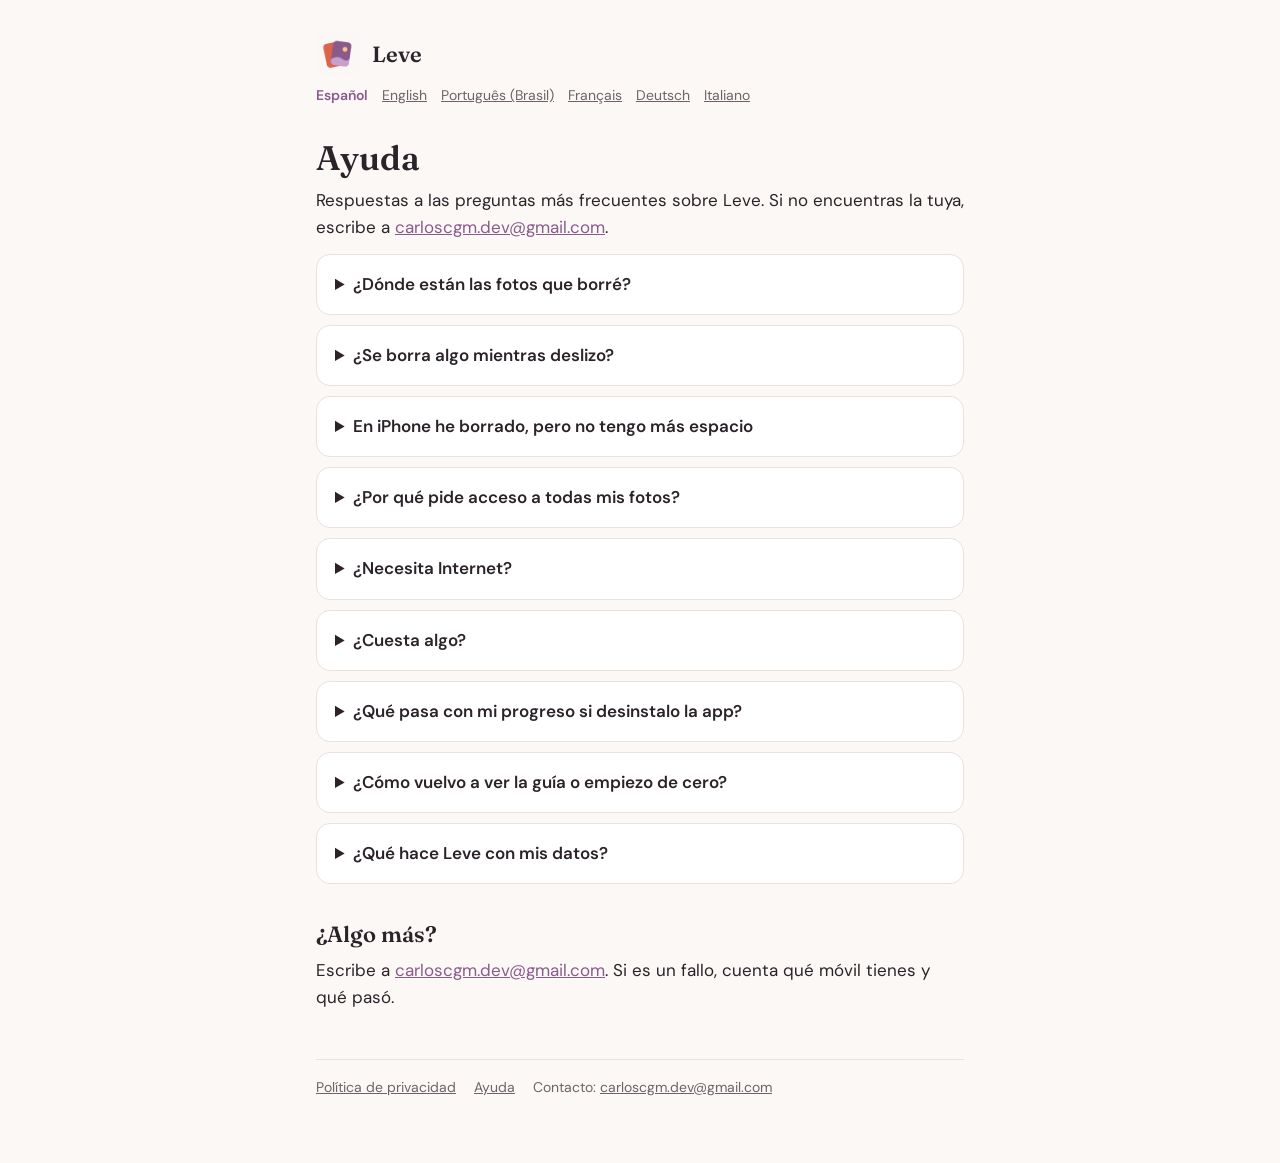
<file: leve/es/support.html>
<!doctype html>
<html lang="es">
<head>
<meta charset="utf-8">
<meta name="viewport" content="width=device-width, initial-scale=1">
<title>Ayuda · Leve</title>
<meta name="description" content="Leve: libera espacio en tu móvil deslizando. Sin cuenta, sin anuncios y sin que tus fotos salgan del móvil.">
<link rel="icon" href="../icon.png">
<link rel="alternate" hreflang="es" href="../es/support.html">
<link rel="alternate" hreflang="en" href="../en/support.html">
<link rel="alternate" hreflang="pt-BR" href="../pt-br/support.html">
<link rel="alternate" hreflang="fr" href="../fr/support.html">
<link rel="alternate" hreflang="de" href="../de/support.html">
<link rel="alternate" hreflang="it" href="../it/support.html">
<link rel="stylesheet" href="../style.css">
</head>
<body>
<main>
<header><img src="../icon.png" alt=""><a href="support.html">Leve</a></header>
<nav class="langs" aria-label="Language"><a href="../es/support.html" hreflang="es" aria-current="page">Español</a> <a href="../en/support.html" hreflang="en">English</a> <a href="../pt-br/support.html" hreflang="pt-BR">Português (Brasil)</a> <a href="../fr/support.html" hreflang="fr">Français</a> <a href="../de/support.html" hreflang="de">Deutsch</a> <a href="../it/support.html" hreflang="it">Italiano</a></nav>
<h1>Ayuda</h1>
<p>Respuestas a las preguntas más frecuentes sobre Leve. Si no encuentras la tuya, escribe a <a href="mailto:carloscgm.dev@gmail.com">carloscgm.dev@gmail.com</a>.</p>
<details><summary>¿Dónde están las fotos que borré?</summary>
<h3>Android</h3><p>Leve las borra del móvil con el diálogo de Android y no pasan por ninguna papelera del sistema, así que no se pueden recuperar desde el móvil. Si tenías copia en Google Fotos u otra nube, esa copia sigue allí: búscala en la app de tu nube.</p>
<h3>iPhone y iPad</h3><p>Están en el álbum de eliminados de Fotos durante 30 días, y desde ahí puedes recuperarlas. Si usas Fotos de iCloud, también se han borrado de tus otros dispositivos y se recuperan desde el mismo álbum.</p>
</details>
<details><summary>¿Se borra algo mientras deslizo?</summary>
<p>No. Deslizar a la izquierda solo manda la foto a la papelera de Leve: sigue en tu galería. Puedes deshacer los últimos gestos y rescatar cualquier foto desde la papelera.</p>
<p>Solo se borra cuando pulsas «Liberar» en la papelera, lo confirmas en Leve y otra vez en el diálogo del sistema.</p>
</details>
<details><summary>En iPhone he borrado, pero no tengo más espacio</summary>
<p>iOS guarda lo borrado 30 días en el álbum de eliminados de Fotos. Vacía ese álbum para tener el espacio ya; si no, se libera solo pasados esos días.</p>
</details>
<details><summary>¿Por qué pide acceso a todas mis fotos?</summary>
<p>Para enseñarte tu galería entera, de una en una, calcular cuánto ocupa cada foto y recordar cuáles ya revisaste. Si das acceso solo a algunas, Leve funciona, pero solo con esas. Puedes cambiarlo cuando quieras en los ajustes del móvil.</p>
</details>
<details><summary>¿Necesita Internet?</summary>
<p>No. Leve funciona sin conexión. En iPhone, si usas Fotos de iCloud, iOS puede necesitar Internet para traer las fotos que no están en el dispositivo.</p>
</details>
<details><summary>¿Cuesta algo?</summary>
<p>No. Leve es gratis, sin anuncios y sin suscripciones.</p>
</details>
<details><summary>¿Qué pasa con mi progreso si desinstalo la app?</summary>
<p>Se borra con ella: lo que has revisado, la papelera de Leve, la racha y los logros. Tus fotos no se tocan. Si reinstalas, empiezas de cero, salvo que el sistema restaure una copia de seguridad.</p>
</details>
<details><summary>¿Cómo vuelvo a ver la guía o empiezo de cero?</summary>
<p>En Ajustes: «Ver la guía otra vez» y «Reiniciar progreso». Reiniciar devuelve todas las fotos a la cola y no borra ninguna.</p>
</details>
<details><summary>¿Qué hace Leve con mis datos?</summary>
<p>Nada fuera de tu móvil: no recoge ni envía datos. Lo cuenta la <a href="privacy.html">política de privacidad</a>.</p>
</details>
<h2>¿Algo más?</h2><p>Escribe a <a href="mailto:carloscgm.dev@gmail.com">carloscgm.dev@gmail.com</a>. Si es un fallo, cuenta qué móvil tienes y qué pasó.</p>
<footer><a href="privacy.html">Política de privacidad</a><a href="support.html">Ayuda</a><span>Contacto: <a href="mailto:carloscgm.dev@gmail.com">carloscgm.dev@gmail.com</a></span></footer>
</main>
</body>
</html>
</file>
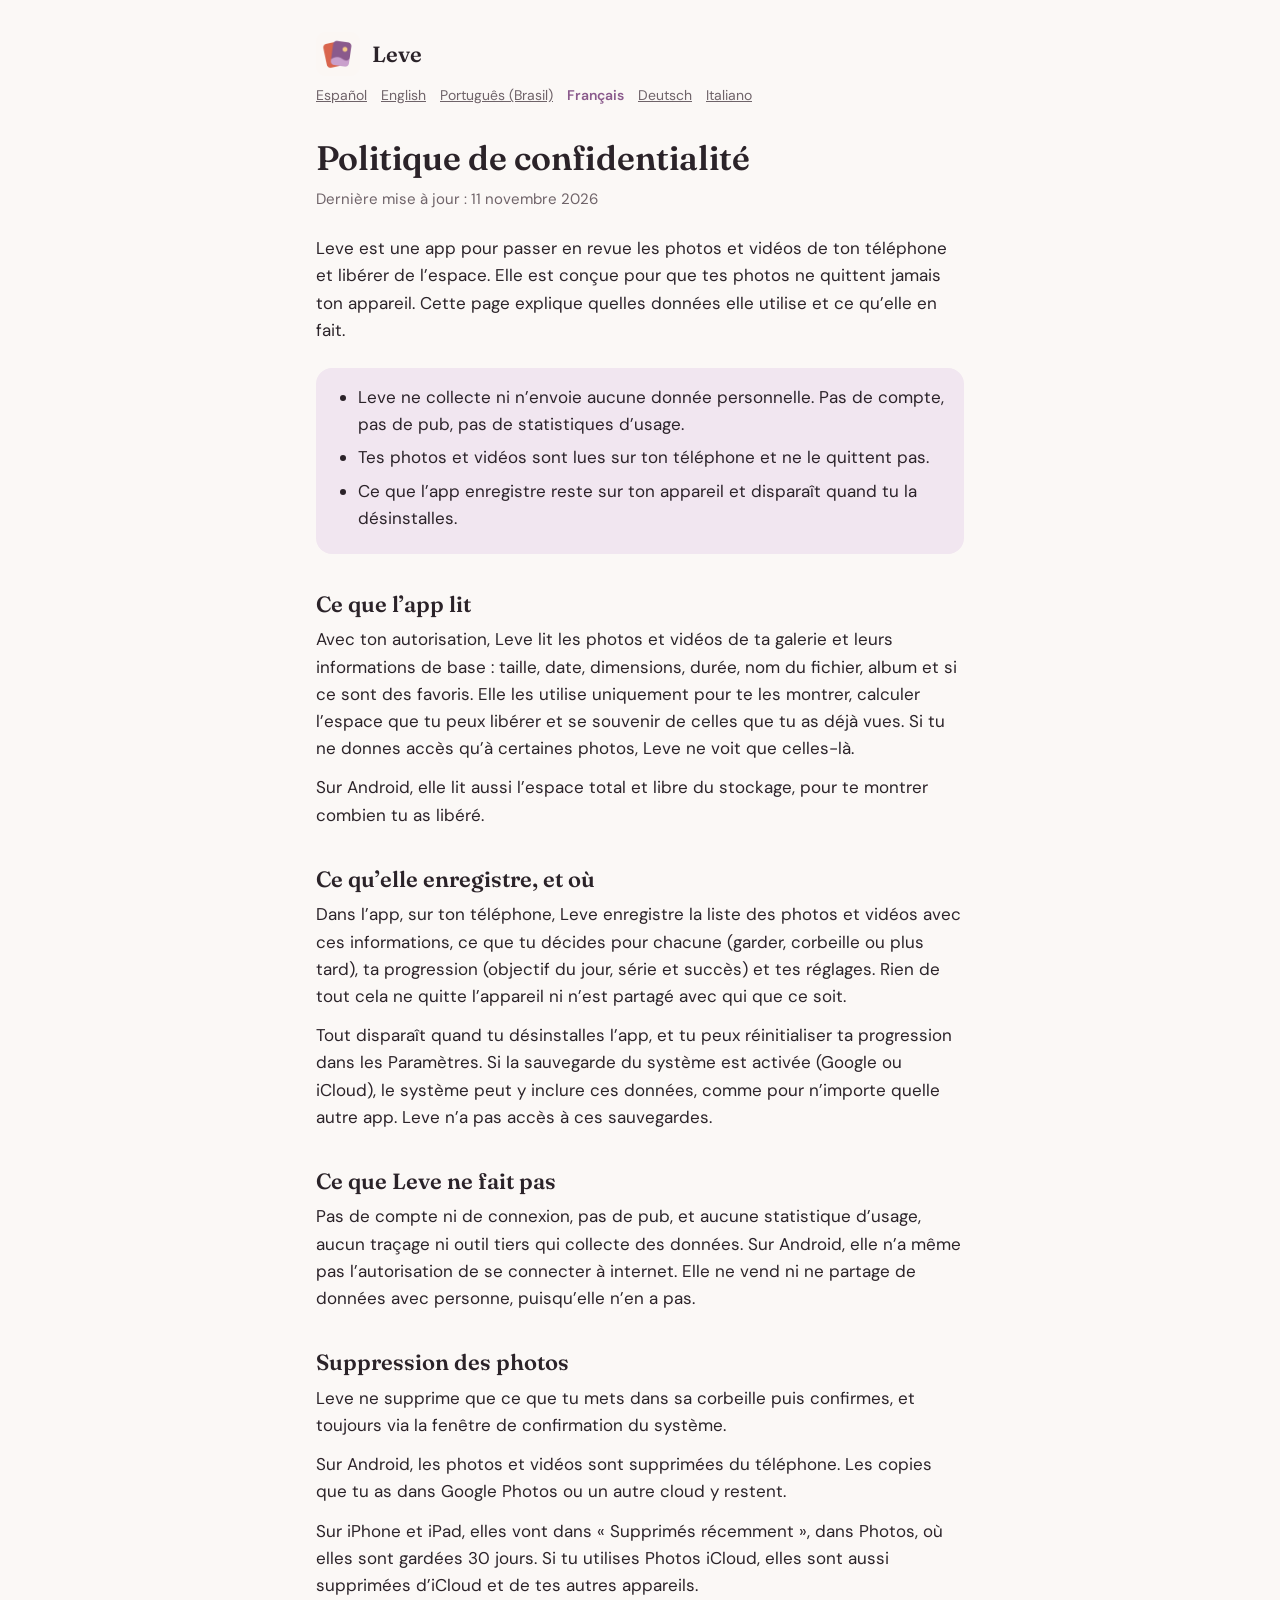
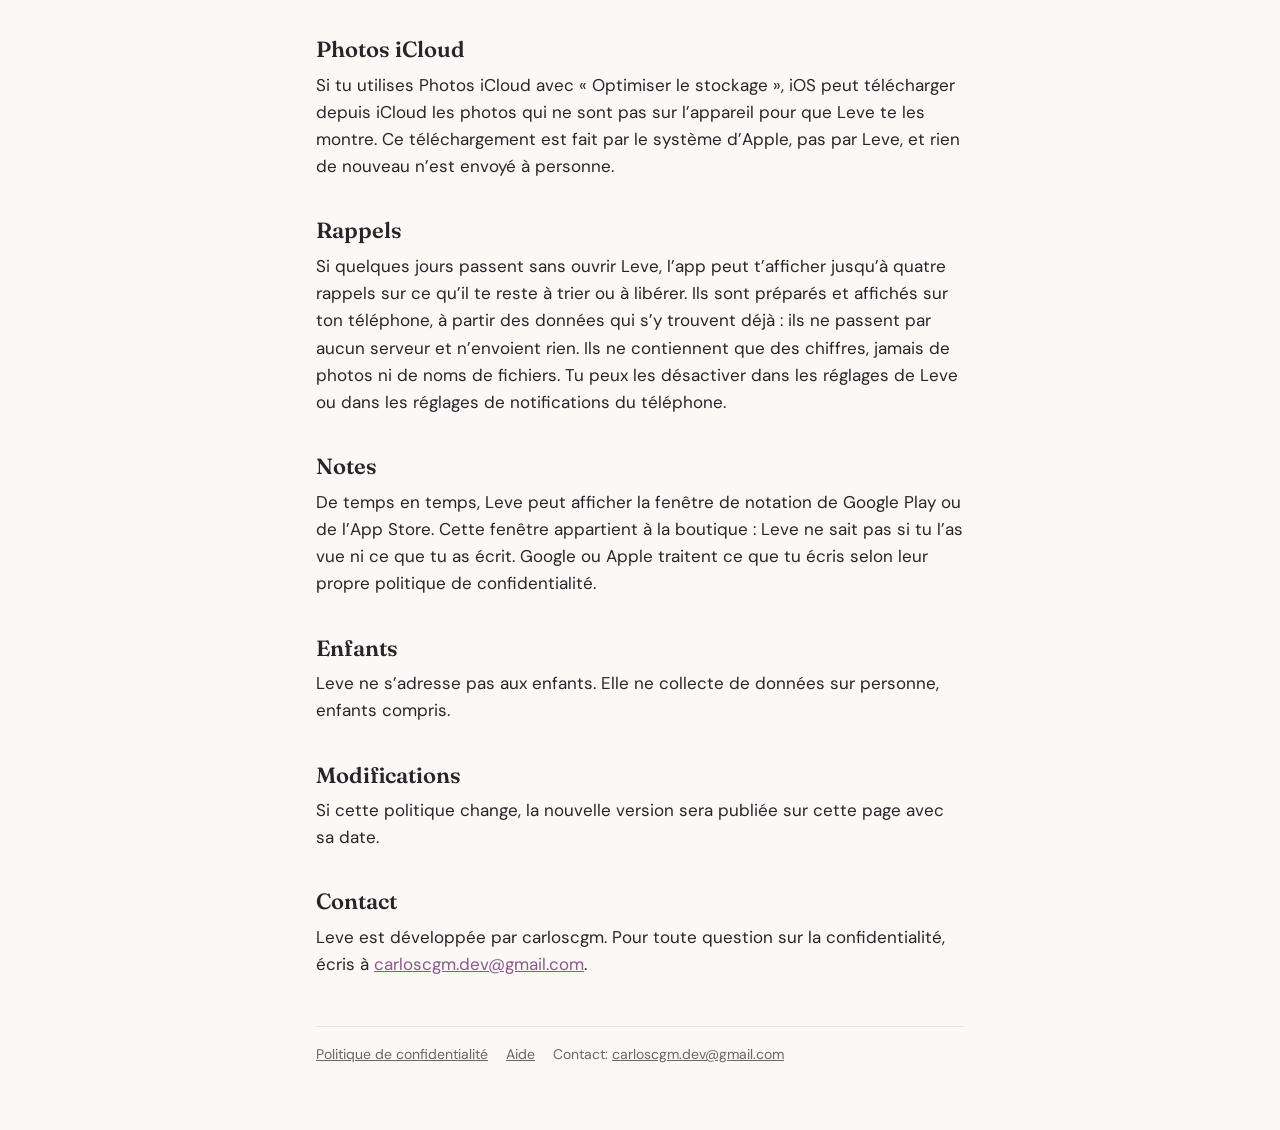
<file: leve/fr/privacy.html>
<!doctype html>
<html lang="fr">
<head>
<meta charset="utf-8">
<meta name="viewport" content="width=device-width, initial-scale=1">
<title>Politique de confidentialité · Leve</title>
<meta name="description" content="Leve : libère de l’espace sur ton téléphone en glissant. Sans compte, sans pub, et tes photos ne quittent pas ton téléphone.">
<link rel="icon" href="../icon.png">
<link rel="alternate" hreflang="es" href="../es/privacy.html">
<link rel="alternate" hreflang="en" href="../en/privacy.html">
<link rel="alternate" hreflang="pt-BR" href="../pt-br/privacy.html">
<link rel="alternate" hreflang="fr" href="../fr/privacy.html">
<link rel="alternate" hreflang="de" href="../de/privacy.html">
<link rel="alternate" hreflang="it" href="../it/privacy.html">
<link rel="stylesheet" href="../style.css">
</head>
<body>
<main>
<header><img src="../icon.png" alt=""><a href="support.html">Leve</a></header>
<nav class="langs" aria-label="Language"><a href="../es/privacy.html" hreflang="es">Español</a> <a href="../en/privacy.html" hreflang="en">English</a> <a href="../pt-br/privacy.html" hreflang="pt-BR">Português (Brasil)</a> <a href="../fr/privacy.html" hreflang="fr" aria-current="page">Français</a> <a href="../de/privacy.html" hreflang="de">Deutsch</a> <a href="../it/privacy.html" hreflang="it">Italiano</a></nav>
<h1>Politique de confidentialité</h1>
<p class="updated">Dernière mise à jour : 11 novembre 2026</p>
<p>Leve est une app pour passer en revue les photos et vidéos de ton téléphone et libérer de l’espace. Elle est conçue pour que tes photos ne quittent jamais ton appareil. Cette page explique quelles données elle utilise et ce qu’elle en fait.</p>
<div class="summary"><ul><li>Leve ne collecte ni n’envoie aucune donnée personnelle. Pas de compte, pas de pub, pas de statistiques d’usage.</li><li>Tes photos et vidéos sont lues sur ton téléphone et ne le quittent pas.</li><li>Ce que l’app enregistre reste sur ton appareil et disparaît quand tu la désinstalles.</li></ul></div>
<h2>Ce que l’app lit</h2>
<p>Avec ton autorisation, Leve lit les photos et vidéos de ta galerie et leurs informations de base : taille, date, dimensions, durée, nom du fichier, album et si ce sont des favoris. Elle les utilise uniquement pour te les montrer, calculer l’espace que tu peux libérer et se souvenir de celles que tu as déjà vues. Si tu ne donnes accès qu’à certaines photos, Leve ne voit que celles-là.</p>
<p>Sur Android, elle lit aussi l’espace total et libre du stockage, pour te montrer combien tu as libéré.</p>
<h2>Ce qu’elle enregistre, et où</h2>
<p>Dans l’app, sur ton téléphone, Leve enregistre la liste des photos et vidéos avec ces informations, ce que tu décides pour chacune (garder, corbeille ou plus tard), ta progression (objectif du jour, série et succès) et tes réglages. Rien de tout cela ne quitte l’appareil ni n’est partagé avec qui que ce soit.</p>
<p>Tout disparaît quand tu désinstalles l’app, et tu peux réinitialiser ta progression dans les Paramètres. Si la sauvegarde du système est activée (Google ou iCloud), le système peut y inclure ces données, comme pour n’importe quelle autre app. Leve n’a pas accès à ces sauvegardes.</p>
<h2>Ce que Leve ne fait pas</h2>
<p>Pas de compte ni de connexion, pas de pub, et aucune statistique d’usage, aucun traçage ni outil tiers qui collecte des données. Sur Android, elle n’a même pas l’autorisation de se connecter à internet. Elle ne vend ni ne partage de données avec personne, puisqu’elle n’en a pas.</p>
<h2>Suppression des photos</h2>
<p>Leve ne supprime que ce que tu mets dans sa corbeille puis confirmes, et toujours via la fenêtre de confirmation du système.</p>
<p>Sur Android, les photos et vidéos sont supprimées du téléphone. Les copies que tu as dans Google Photos ou un autre cloud y restent.</p>
<p>Sur iPhone et iPad, elles vont dans « Supprimés récemment », dans Photos, où elles sont gardées 30 jours. Si tu utilises Photos iCloud, elles sont aussi supprimées d’iCloud et de tes autres appareils.</p>
<h2>Photos iCloud</h2>
<p>Si tu utilises Photos iCloud avec « Optimiser le stockage », iOS peut télécharger depuis iCloud les photos qui ne sont pas sur l’appareil pour que Leve te les montre. Ce téléchargement est fait par le système d’Apple, pas par Leve, et rien de nouveau n’est envoyé à personne.</p>
<h2>Rappels</h2>
<p>Si quelques jours passent sans ouvrir Leve, l’app peut t’afficher jusqu’à quatre rappels sur ce qu’il te reste à trier ou à libérer. Ils sont préparés et affichés sur ton téléphone, à partir des données qui s’y trouvent déjà : ils ne passent par aucun serveur et n’envoient rien. Ils ne contiennent que des chiffres, jamais de photos ni de noms de fichiers. Tu peux les désactiver dans les réglages de Leve ou dans les réglages de notifications du téléphone.</p>
<h2>Notes</h2>
<p>De temps en temps, Leve peut afficher la fenêtre de notation de Google Play ou de l’App Store. Cette fenêtre appartient à la boutique : Leve ne sait pas si tu l’as vue ni ce que tu as écrit. Google ou Apple traitent ce que tu écris selon leur propre politique de confidentialité.</p>
<h2>Enfants</h2>
<p>Leve ne s’adresse pas aux enfants. Elle ne collecte de données sur personne, enfants compris.</p>
<h2>Modifications</h2>
<p>Si cette politique change, la nouvelle version sera publiée sur cette page avec sa date.</p>
<h2>Contact</h2>
<p>Leve est développée par carloscgm. Pour toute question sur la confidentialité, écris à <a href="mailto:carloscgm.dev@gmail.com">carloscgm.dev@gmail.com</a>.</p>
<footer><a href="privacy.html">Politique de confidentialité</a><a href="support.html">Aide</a><span>Contact: <a href="mailto:carloscgm.dev@gmail.com">carloscgm.dev@gmail.com</a></span></footer>
</main>
</body>
</html>
</file>
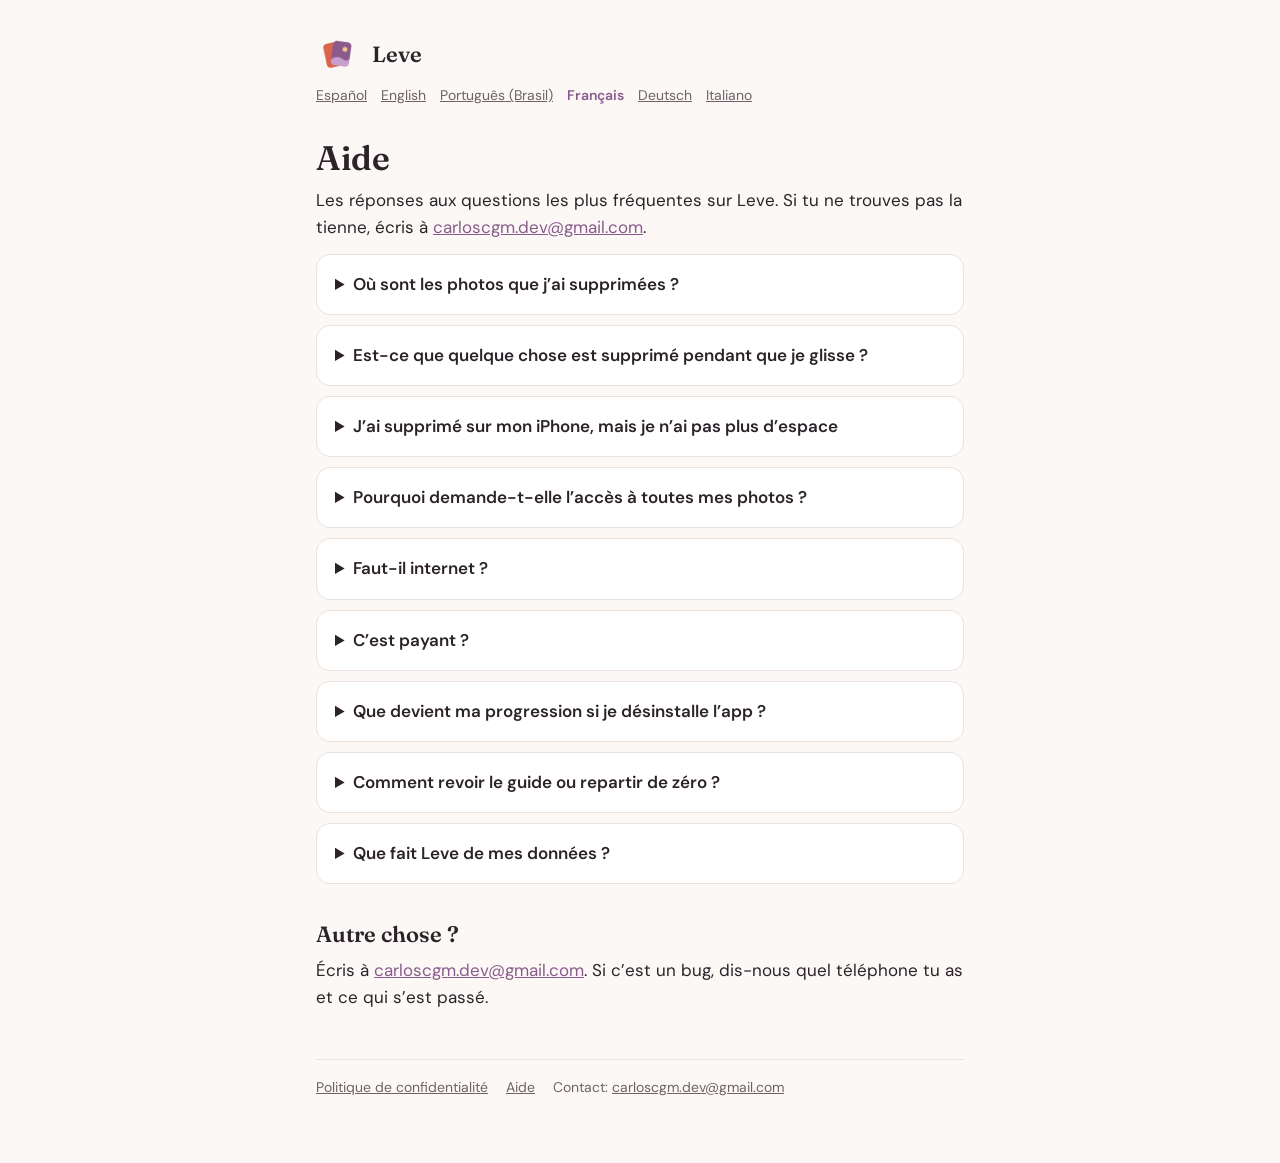
<file: leve/fr/support.html>
<!doctype html>
<html lang="fr">
<head>
<meta charset="utf-8">
<meta name="viewport" content="width=device-width, initial-scale=1">
<title>Aide · Leve</title>
<meta name="description" content="Leve : libère de l’espace sur ton téléphone en glissant. Sans compte, sans pub, et tes photos ne quittent pas ton téléphone.">
<link rel="icon" href="../icon.png">
<link rel="alternate" hreflang="es" href="../es/support.html">
<link rel="alternate" hreflang="en" href="../en/support.html">
<link rel="alternate" hreflang="pt-BR" href="../pt-br/support.html">
<link rel="alternate" hreflang="fr" href="../fr/support.html">
<link rel="alternate" hreflang="de" href="../de/support.html">
<link rel="alternate" hreflang="it" href="../it/support.html">
<link rel="stylesheet" href="../style.css">
</head>
<body>
<main>
<header><img src="../icon.png" alt=""><a href="support.html">Leve</a></header>
<nav class="langs" aria-label="Language"><a href="../es/support.html" hreflang="es">Español</a> <a href="../en/support.html" hreflang="en">English</a> <a href="../pt-br/support.html" hreflang="pt-BR">Português (Brasil)</a> <a href="../fr/support.html" hreflang="fr" aria-current="page">Français</a> <a href="../de/support.html" hreflang="de">Deutsch</a> <a href="../it/support.html" hreflang="it">Italiano</a></nav>
<h1>Aide</h1>
<p>Les réponses aux questions les plus fréquentes sur Leve. Si tu ne trouves pas la tienne, écris à <a href="mailto:carloscgm.dev@gmail.com">carloscgm.dev@gmail.com</a>.</p>
<details><summary>Où sont les photos que j’ai supprimées ?</summary>
<h3>Android</h3><p>Leve les supprime du téléphone via la fenêtre d’Android, et elles ne passent par aucune corbeille du système : on ne peut donc pas les récupérer depuis le téléphone. Si tu en avais une copie dans Google Photos ou un autre cloud, elle y est toujours : cherche-la dans l’app de ton cloud.</p>
<h3>iPhone et iPad</h3><p>Elles sont dans « Supprimés récemment », dans Photos, pendant 30 jours, et tu peux les récupérer de là. Si tu utilises Photos iCloud, elles ont aussi été supprimées de tes autres appareils et se récupèrent depuis le même album.</p>
</details>
<details><summary>Est-ce que quelque chose est supprimé pendant que je glisse ?</summary>
<p>Non. Glisser vers la gauche envoie seulement la photo dans la corbeille de Leve : elle reste dans ta galerie. Tu peux annuler tes derniers gestes et récupérer n’importe quelle photo depuis la corbeille.</p>
<p>Rien n’est supprimé tant que tu n’as pas touché « Libérer » dans la corbeille, confirmé dans Leve puis encore une fois dans la fenêtre du système.</p>
</details>
<details><summary>J’ai supprimé sur mon iPhone, mais je n’ai pas plus d’espace</summary>
<p>iOS garde les éléments supprimés 30 jours dans « Supprimés récemment », dans Photos. Vide cet album pour récupérer l’espace tout de suite ; sinon, il se libère tout seul après ces jours.</p>
</details>
<details><summary>Pourquoi demande-t-elle l’accès à toutes mes photos ?</summary>
<p>Pour te montrer toute ta galerie, une à une, calculer la place que prend chaque photo et se souvenir de celles que tu as déjà vues. Si tu ne donnes accès qu’à certaines, Leve fonctionne, mais seulement avec celles-là. Tu peux le changer quand tu veux dans les réglages du téléphone.</p>
</details>
<details><summary>Faut-il internet ?</summary>
<p>Non. Leve fonctionne hors connexion. Sur iPhone, si tu utilises Photos iCloud, iOS peut avoir besoin d’internet pour récupérer les photos qui ne sont pas sur l’appareil.</p>
</details>
<details><summary>C’est payant ?</summary>
<p>Non. Leve est gratuite, sans pub et sans abonnement.</p>
</details>
<details><summary>Que devient ma progression si je désinstalle l’app ?</summary>
<p>Elle part avec l’app : ce que tu as passé en revue, la corbeille de Leve, ta série et tes succès. Tes photos ne sont pas touchées. Si tu la réinstalles, tu repars de zéro, sauf si le système restaure une sauvegarde.</p>
</details>
<details><summary>Comment revoir le guide ou repartir de zéro ?</summary>
<p>Dans les Paramètres : « Revoir le guide » et « Réinitialiser la progression ». Réinitialiser remet toutes les photos dans la file et n’en supprime aucune.</p>
</details>
<details><summary>Que fait Leve de mes données ?</summary>
<p>Rien en dehors de ton téléphone : elle ne collecte ni n’envoie aucune donnée. La <a href="privacy.html">politique de confidentialité</a> l’explique.</p>
</details>
<h2>Autre chose ?</h2><p>Écris à <a href="mailto:carloscgm.dev@gmail.com">carloscgm.dev@gmail.com</a>. Si c’est un bug, dis-nous quel téléphone tu as et ce qui s’est passé.</p>
<footer><a href="privacy.html">Politique de confidentialité</a><a href="support.html">Aide</a><span>Contact: <a href="mailto:carloscgm.dev@gmail.com">carloscgm.dev@gmail.com</a></span></footer>
</main>
</body>
</html>
</file>
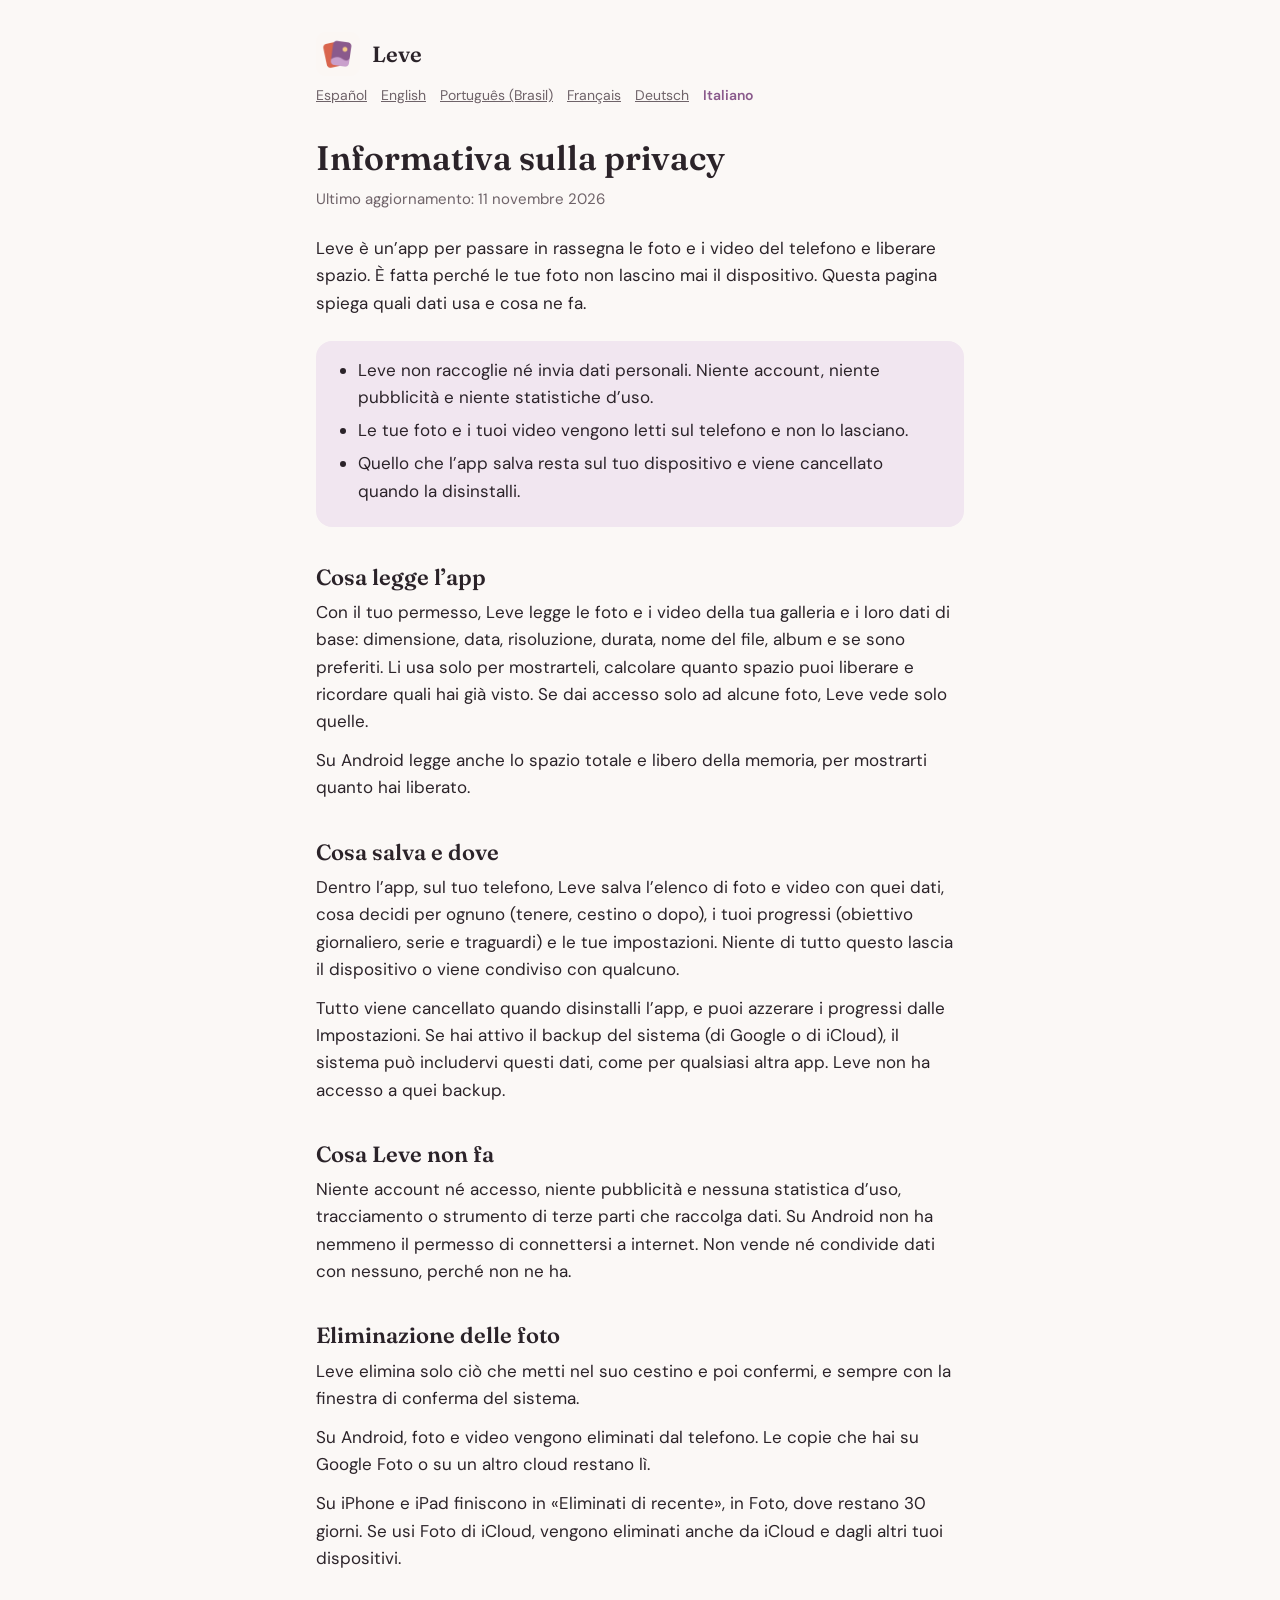
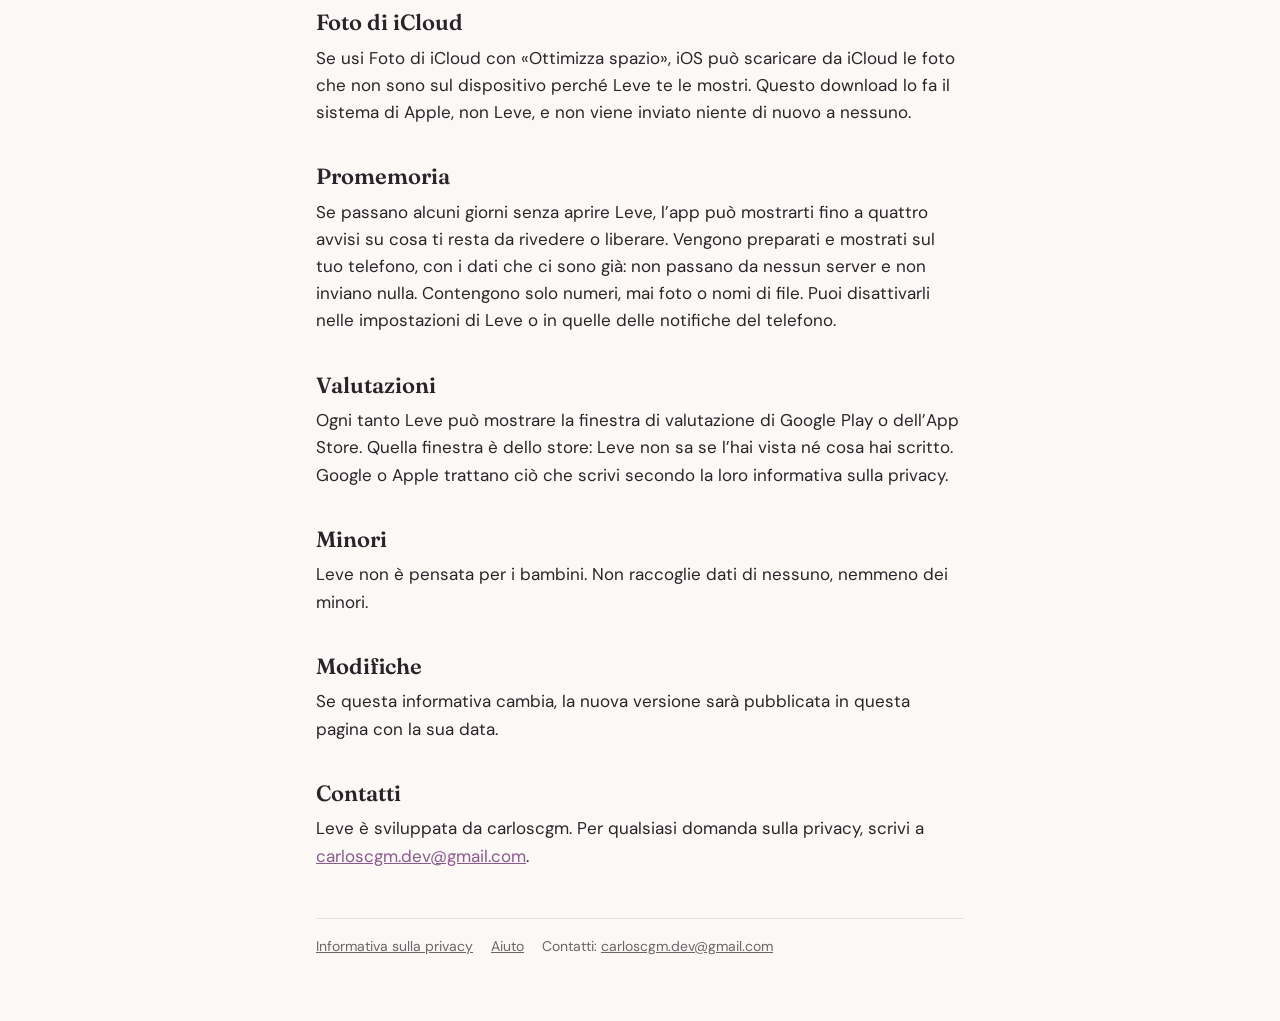
<file: leve/it/privacy.html>
<!doctype html>
<html lang="it">
<head>
<meta charset="utf-8">
<meta name="viewport" content="width=device-width, initial-scale=1">
<title>Informativa sulla privacy · Leve</title>
<meta name="description" content="Leve: libera spazio sul telefono scorrendo. Niente account, niente pubblicità e le tue foto non lasciano il telefono.">
<link rel="icon" href="../icon.png">
<link rel="alternate" hreflang="es" href="../es/privacy.html">
<link rel="alternate" hreflang="en" href="../en/privacy.html">
<link rel="alternate" hreflang="pt-BR" href="../pt-br/privacy.html">
<link rel="alternate" hreflang="fr" href="../fr/privacy.html">
<link rel="alternate" hreflang="de" href="../de/privacy.html">
<link rel="alternate" hreflang="it" href="../it/privacy.html">
<link rel="stylesheet" href="../style.css">
</head>
<body>
<main>
<header><img src="../icon.png" alt=""><a href="support.html">Leve</a></header>
<nav class="langs" aria-label="Language"><a href="../es/privacy.html" hreflang="es">Español</a> <a href="../en/privacy.html" hreflang="en">English</a> <a href="../pt-br/privacy.html" hreflang="pt-BR">Português (Brasil)</a> <a href="../fr/privacy.html" hreflang="fr">Français</a> <a href="../de/privacy.html" hreflang="de">Deutsch</a> <a href="../it/privacy.html" hreflang="it" aria-current="page">Italiano</a></nav>
<h1>Informativa sulla privacy</h1>
<p class="updated">Ultimo aggiornamento: 11 novembre 2026</p>
<p>Leve è un’app per passare in rassegna le foto e i video del telefono e liberare spazio. È fatta perché le tue foto non lascino mai il dispositivo. Questa pagina spiega quali dati usa e cosa ne fa.</p>
<div class="summary"><ul><li>Leve non raccoglie né invia dati personali. Niente account, niente pubblicità e niente statistiche d’uso.</li><li>Le tue foto e i tuoi video vengono letti sul telefono e non lo lasciano.</li><li>Quello che l’app salva resta sul tuo dispositivo e viene cancellato quando la disinstalli.</li></ul></div>
<h2>Cosa legge l’app</h2>
<p>Con il tuo permesso, Leve legge le foto e i video della tua galleria e i loro dati di base: dimensione, data, risoluzione, durata, nome del file, album e se sono preferiti. Li usa solo per mostrarteli, calcolare quanto spazio puoi liberare e ricordare quali hai già visto. Se dai accesso solo ad alcune foto, Leve vede solo quelle.</p>
<p>Su Android legge anche lo spazio totale e libero della memoria, per mostrarti quanto hai liberato.</p>
<h2>Cosa salva e dove</h2>
<p>Dentro l’app, sul tuo telefono, Leve salva l’elenco di foto e video con quei dati, cosa decidi per ognuno (tenere, cestino o dopo), i tuoi progressi (obiettivo giornaliero, serie e traguardi) e le tue impostazioni. Niente di tutto questo lascia il dispositivo o viene condiviso con qualcuno.</p>
<p>Tutto viene cancellato quando disinstalli l’app, e puoi azzerare i progressi dalle Impostazioni. Se hai attivo il backup del sistema (di Google o di iCloud), il sistema può includervi questi dati, come per qualsiasi altra app. Leve non ha accesso a quei backup.</p>
<h2>Cosa Leve non fa</h2>
<p>Niente account né accesso, niente pubblicità e nessuna statistica d’uso, tracciamento o strumento di terze parti che raccolga dati. Su Android non ha nemmeno il permesso di connettersi a internet. Non vende né condivide dati con nessuno, perché non ne ha.</p>
<h2>Eliminazione delle foto</h2>
<p>Leve elimina solo ciò che metti nel suo cestino e poi confermi, e sempre con la finestra di conferma del sistema.</p>
<p>Su Android, foto e video vengono eliminati dal telefono. Le copie che hai su Google Foto o su un altro cloud restano lì.</p>
<p>Su iPhone e iPad finiscono in «Eliminati di recente», in Foto, dove restano 30 giorni. Se usi Foto di iCloud, vengono eliminati anche da iCloud e dagli altri tuoi dispositivi.</p>
<h2>Foto di iCloud</h2>
<p>Se usi Foto di iCloud con «Ottimizza spazio», iOS può scaricare da iCloud le foto che non sono sul dispositivo perché Leve te le mostri. Questo download lo fa il sistema di Apple, non Leve, e non viene inviato niente di nuovo a nessuno.</p>
<h2>Promemoria</h2>
<p>Se passano alcuni giorni senza aprire Leve, l’app può mostrarti fino a quattro avvisi su cosa ti resta da rivedere o liberare. Vengono preparati e mostrati sul tuo telefono, con i dati che ci sono già: non passano da nessun server e non inviano nulla. Contengono solo numeri, mai foto o nomi di file. Puoi disattivarli nelle impostazioni di Leve o in quelle delle notifiche del telefono.</p>
<h2>Valutazioni</h2>
<p>Ogni tanto Leve può mostrare la finestra di valutazione di Google Play o dell’App Store. Quella finestra è dello store: Leve non sa se l’hai vista né cosa hai scritto. Google o Apple trattano ciò che scrivi secondo la loro informativa sulla privacy.</p>
<h2>Minori</h2>
<p>Leve non è pensata per i bambini. Non raccoglie dati di nessuno, nemmeno dei minori.</p>
<h2>Modifiche</h2>
<p>Se questa informativa cambia, la nuova versione sarà pubblicata in questa pagina con la sua data.</p>
<h2>Contatti</h2>
<p>Leve è sviluppata da carloscgm. Per qualsiasi domanda sulla privacy, scrivi a <a href="mailto:carloscgm.dev@gmail.com">carloscgm.dev@gmail.com</a>.</p>
<footer><a href="privacy.html">Informativa sulla privacy</a><a href="support.html">Aiuto</a><span>Contatti: <a href="mailto:carloscgm.dev@gmail.com">carloscgm.dev@gmail.com</a></span></footer>
</main>
</body>
</html>
</file>
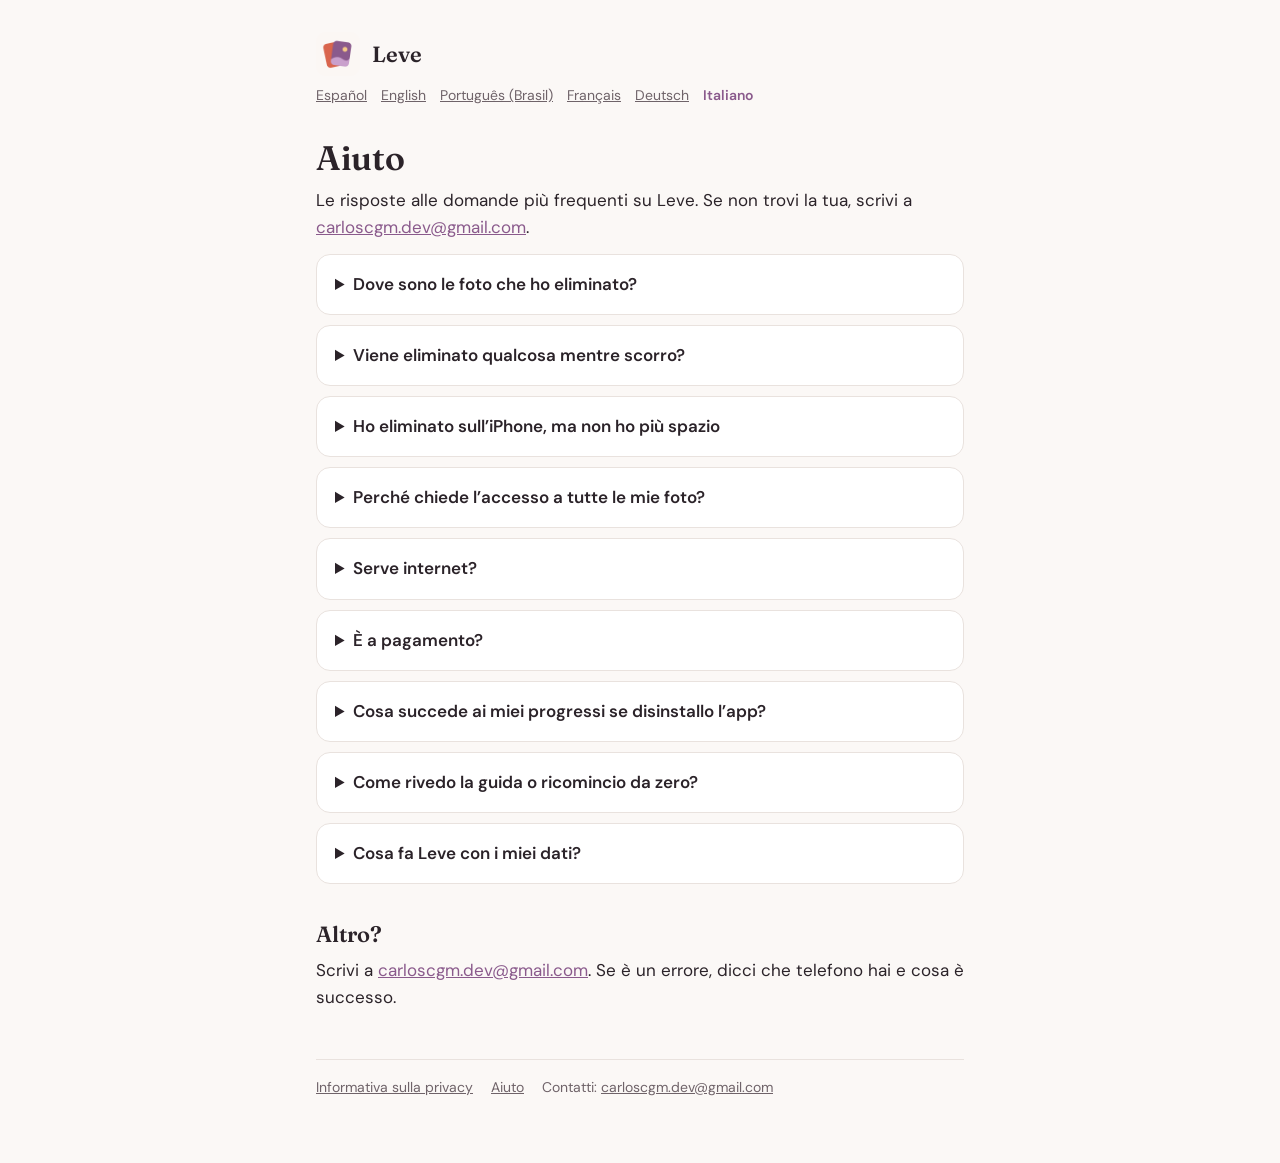
<file: leve/it/support.html>
<!doctype html>
<html lang="it">
<head>
<meta charset="utf-8">
<meta name="viewport" content="width=device-width, initial-scale=1">
<title>Aiuto · Leve</title>
<meta name="description" content="Leve: libera spazio sul telefono scorrendo. Niente account, niente pubblicità e le tue foto non lasciano il telefono.">
<link rel="icon" href="../icon.png">
<link rel="alternate" hreflang="es" href="../es/support.html">
<link rel="alternate" hreflang="en" href="../en/support.html">
<link rel="alternate" hreflang="pt-BR" href="../pt-br/support.html">
<link rel="alternate" hreflang="fr" href="../fr/support.html">
<link rel="alternate" hreflang="de" href="../de/support.html">
<link rel="alternate" hreflang="it" href="../it/support.html">
<link rel="stylesheet" href="../style.css">
</head>
<body>
<main>
<header><img src="../icon.png" alt=""><a href="support.html">Leve</a></header>
<nav class="langs" aria-label="Language"><a href="../es/support.html" hreflang="es">Español</a> <a href="../en/support.html" hreflang="en">English</a> <a href="../pt-br/support.html" hreflang="pt-BR">Português (Brasil)</a> <a href="../fr/support.html" hreflang="fr">Français</a> <a href="../de/support.html" hreflang="de">Deutsch</a> <a href="../it/support.html" hreflang="it" aria-current="page">Italiano</a></nav>
<h1>Aiuto</h1>
<p>Le risposte alle domande più frequenti su Leve. Se non trovi la tua, scrivi a <a href="mailto:carloscgm.dev@gmail.com">carloscgm.dev@gmail.com</a>.</p>
<details><summary>Dove sono le foto che ho eliminato?</summary>
<h3>Android</h3><p>Leve le elimina dal telefono con la finestra di Android, e non passano da nessun cestino del sistema, quindi non si possono recuperare dal telefono. Se ne avevi una copia su Google Foto o su un altro cloud, è ancora lì: cercala nell’app del tuo cloud.</p>
<h3>iPhone e iPad</h3><p>Sono in «Eliminati di recente», in Foto, per 30 giorni, e da lì puoi recuperarle. Se usi Foto di iCloud, sono state eliminate anche dagli altri tuoi dispositivi e si recuperano dallo stesso album.</p>
</details>
<details><summary>Viene eliminato qualcosa mentre scorro?</summary>
<p>No. Scorrere a sinistra manda solo la foto nel cestino di Leve: resta nella tua galleria. Puoi annullare gli ultimi gesti e recuperare qualsiasi foto dal cestino.</p>
<p>Si elimina solo quando tocchi «Libera» nel cestino, confermi in Leve e un’altra volta nella finestra del sistema.</p>
</details>
<details><summary>Ho eliminato sull’iPhone, ma non ho più spazio</summary>
<p>iOS conserva gli elementi eliminati per 30 giorni in «Eliminati di recente», in Foto. Svuota quell’album per avere subito lo spazio; altrimenti si libera da solo dopo quei giorni.</p>
</details>
<details><summary>Perché chiede l’accesso a tutte le mie foto?</summary>
<p>Per mostrarti tutta la galleria, una alla volta, calcolare quanto spazio occupa ogni foto e ricordare quali hai già visto. Se dai accesso solo ad alcune, Leve funziona, ma solo con quelle. Puoi cambiarlo quando vuoi nelle impostazioni del telefono.</p>
</details>
<details><summary>Serve internet?</summary>
<p>No. Leve funziona offline. Su iPhone, se usi Foto di iCloud, iOS può aver bisogno di internet per scaricare le foto che non sono sul dispositivo.</p>
</details>
<details><summary>È a pagamento?</summary>
<p>No. Leve è gratuita, senza pubblicità e senza abbonamenti.</p>
</details>
<details><summary>Cosa succede ai miei progressi se disinstallo l’app?</summary>
<p>Se ne vanno con l’app: quello che hai visto, il cestino di Leve, la serie e i traguardi. Le tue foto non vengono toccate. Se la reinstalli, riparti da zero, a meno che il sistema non ripristini un backup.</p>
</details>
<details><summary>Come rivedo la guida o ricomincio da zero?</summary>
<p>Nelle Impostazioni: «Rivedi la guida» e «Azzera i progressi». Azzerare rimette tutte le foto in coda e non ne elimina nessuna.</p>
</details>
<details><summary>Cosa fa Leve con i miei dati?</summary>
<p>Niente fuori dal tuo telefono: non raccoglie né invia dati. Lo spiega l’<a href="privacy.html">informativa sulla privacy</a>.</p>
</details>
<h2>Altro?</h2><p>Scrivi a <a href="mailto:carloscgm.dev@gmail.com">carloscgm.dev@gmail.com</a>. Se è un errore, dicci che telefono hai e cosa è successo.</p>
<footer><a href="privacy.html">Informativa sulla privacy</a><a href="support.html">Aiuto</a><span>Contatti: <a href="mailto:carloscgm.dev@gmail.com">carloscgm.dev@gmail.com</a></span></footer>
</main>
</body>
</html>
</file>
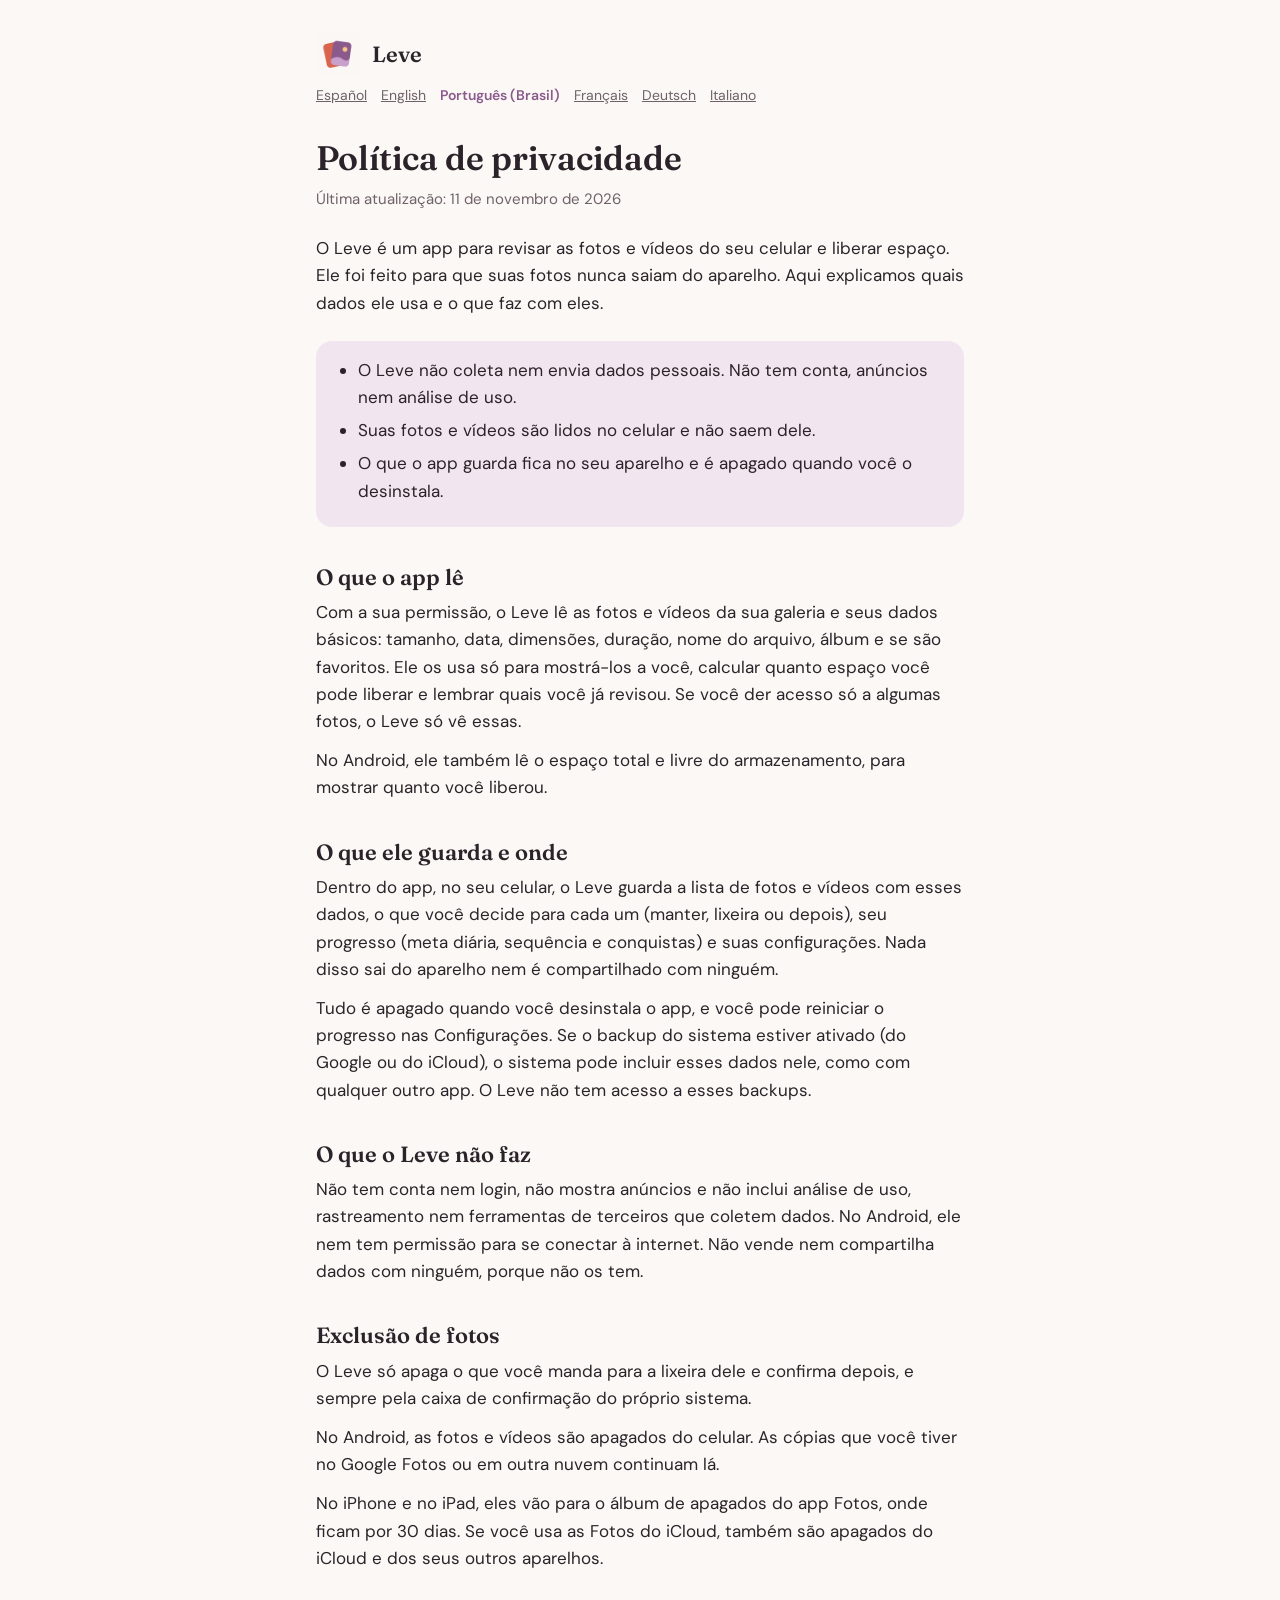
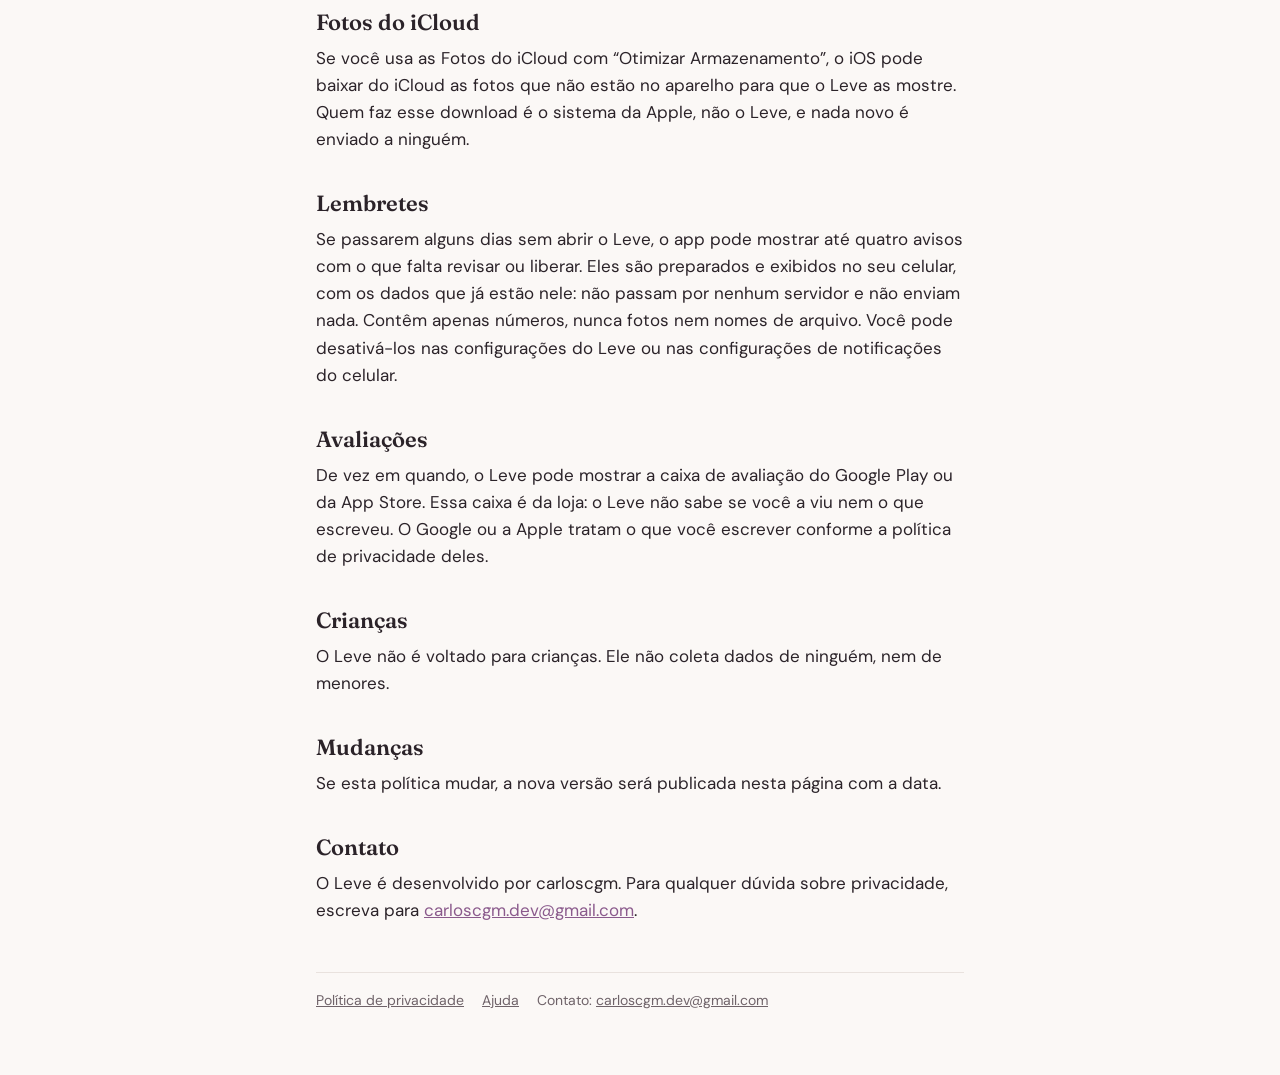
<file: leve/pt-br/privacy.html>
<!doctype html>
<html lang="pt-BR">
<head>
<meta charset="utf-8">
<meta name="viewport" content="width=device-width, initial-scale=1">
<title>Política de privacidade · Leve</title>
<meta name="description" content="Leve: libere espaço no celular deslizando. Sem conta, sem anúncios e suas fotos não saem do celular.">
<link rel="icon" href="../icon.png">
<link rel="alternate" hreflang="es" href="../es/privacy.html">
<link rel="alternate" hreflang="en" href="../en/privacy.html">
<link rel="alternate" hreflang="pt-BR" href="../pt-br/privacy.html">
<link rel="alternate" hreflang="fr" href="../fr/privacy.html">
<link rel="alternate" hreflang="de" href="../de/privacy.html">
<link rel="alternate" hreflang="it" href="../it/privacy.html">
<link rel="stylesheet" href="../style.css">
</head>
<body>
<main>
<header><img src="../icon.png" alt=""><a href="support.html">Leve</a></header>
<nav class="langs" aria-label="Language"><a href="../es/privacy.html" hreflang="es">Español</a> <a href="../en/privacy.html" hreflang="en">English</a> <a href="../pt-br/privacy.html" hreflang="pt-BR" aria-current="page">Português (Brasil)</a> <a href="../fr/privacy.html" hreflang="fr">Français</a> <a href="../de/privacy.html" hreflang="de">Deutsch</a> <a href="../it/privacy.html" hreflang="it">Italiano</a></nav>
<h1>Política de privacidade</h1>
<p class="updated">Última atualização: 11 de novembro de 2026</p>
<p>O Leve é um app para revisar as fotos e vídeos do seu celular e liberar espaço. Ele foi feito para que suas fotos nunca saiam do aparelho. Aqui explicamos quais dados ele usa e o que faz com eles.</p>
<div class="summary"><ul><li>O Leve não coleta nem envia dados pessoais. Não tem conta, anúncios nem análise de uso.</li><li>Suas fotos e vídeos são lidos no celular e não saem dele.</li><li>O que o app guarda fica no seu aparelho e é apagado quando você o desinstala.</li></ul></div>
<h2>O que o app lê</h2>
<p>Com a sua permissão, o Leve lê as fotos e vídeos da sua galeria e seus dados básicos: tamanho, data, dimensões, duração, nome do arquivo, álbum e se são favoritos. Ele os usa só para mostrá-los a você, calcular quanto espaço você pode liberar e lembrar quais você já revisou. Se você der acesso só a algumas fotos, o Leve só vê essas.</p>
<p>No Android, ele também lê o espaço total e livre do armazenamento, para mostrar quanto você liberou.</p>
<h2>O que ele guarda e onde</h2>
<p>Dentro do app, no seu celular, o Leve guarda a lista de fotos e vídeos com esses dados, o que você decide para cada um (manter, lixeira ou depois), seu progresso (meta diária, sequência e conquistas) e suas configurações. Nada disso sai do aparelho nem é compartilhado com ninguém.</p>
<p>Tudo é apagado quando você desinstala o app, e você pode reiniciar o progresso nas Configurações. Se o backup do sistema estiver ativado (do Google ou do iCloud), o sistema pode incluir esses dados nele, como com qualquer outro app. O Leve não tem acesso a esses backups.</p>
<h2>O que o Leve não faz</h2>
<p>Não tem conta nem login, não mostra anúncios e não inclui análise de uso, rastreamento nem ferramentas de terceiros que coletem dados. No Android, ele nem tem permissão para se conectar à internet. Não vende nem compartilha dados com ninguém, porque não os tem.</p>
<h2>Exclusão de fotos</h2>
<p>O Leve só apaga o que você manda para a lixeira dele e confirma depois, e sempre pela caixa de confirmação do próprio sistema.</p>
<p>No Android, as fotos e vídeos são apagados do celular. As cópias que você tiver no Google Fotos ou em outra nuvem continuam lá.</p>
<p>No iPhone e no iPad, eles vão para o álbum de apagados do app Fotos, onde ficam por 30 dias. Se você usa as Fotos do iCloud, também são apagados do iCloud e dos seus outros aparelhos.</p>
<h2>Fotos do iCloud</h2>
<p>Se você usa as Fotos do iCloud com “Otimizar Armazenamento”, o iOS pode baixar do iCloud as fotos que não estão no aparelho para que o Leve as mostre. Quem faz esse download é o sistema da Apple, não o Leve, e nada novo é enviado a ninguém.</p>
<h2>Lembretes</h2>
<p>Se passarem alguns dias sem abrir o Leve, o app pode mostrar até quatro avisos com o que falta revisar ou liberar. Eles são preparados e exibidos no seu celular, com os dados que já estão nele: não passam por nenhum servidor e não enviam nada. Contêm apenas números, nunca fotos nem nomes de arquivo. Você pode desativá-los nas configurações do Leve ou nas configurações de notificações do celular.</p>
<h2>Avaliações</h2>
<p>De vez em quando, o Leve pode mostrar a caixa de avaliação do Google Play ou da App Store. Essa caixa é da loja: o Leve não sabe se você a viu nem o que escreveu. O Google ou a Apple tratam o que você escrever conforme a política de privacidade deles.</p>
<h2>Crianças</h2>
<p>O Leve não é voltado para crianças. Ele não coleta dados de ninguém, nem de menores.</p>
<h2>Mudanças</h2>
<p>Se esta política mudar, a nova versão será publicada nesta página com a data.</p>
<h2>Contato</h2>
<p>O Leve é desenvolvido por carloscgm. Para qualquer dúvida sobre privacidade, escreva para <a href="mailto:carloscgm.dev@gmail.com">carloscgm.dev@gmail.com</a>.</p>
<footer><a href="privacy.html">Política de privacidade</a><a href="support.html">Ajuda</a><span>Contato: <a href="mailto:carloscgm.dev@gmail.com">carloscgm.dev@gmail.com</a></span></footer>
</main>
</body>
</html>
</file>
<file: leve/style.css>
@font-face { font-family: Fraunces; src: url(fonts/Fraunces-Variable.ttf) format("truetype"); font-weight: 100 900; font-display: swap; }
@font-face { font-family: "DM Sans"; src: url(fonts/DMSans-Variable.ttf) format("truetype"); font-weight: 100 1000; font-display: swap; }
:root { --bg: #FBF8F6; --surface: #FFFFFF; --soft: #F1E6F0; --outline: #E9E2DE; --text: #2B2329; --muted: #6F6369; --brand: #8A5A8C; }
@media (prefers-color-scheme: dark) {
  :root { --bg: #1A1619; --surface: #241F23; --soft: #453945; --outline: #3A3337; --text: #F4EEF1; --muted: #B9ADB3; --brand: #C9A0CB; }
}
* { box-sizing: border-box; }
html { -webkit-text-size-adjust: 100%; }
body { margin: 0; background: var(--bg); color: var(--text); font: 17px/1.6 "DM Sans", system-ui, sans-serif; }
main { max-width: 680px; margin: 0 auto; padding: 32px 16px 64px; }
header { display: flex; align-items: center; gap: 12px; margin-bottom: 8px; }
header img { width: 44px; height: 44px; border-radius: 11px; }
header a { color: inherit; text-decoration: none; font: 600 22px Fraunces, Georgia, serif; }
nav.langs { display: flex; flex-wrap: wrap; gap: 4px 14px; font-size: 14px; margin: 0 0 32px; }
nav.langs a { color: var(--muted); }
nav.langs a[aria-current] { color: var(--brand); font-weight: 600; text-decoration: none; }
h1 { font: 600 34px/1.2 Fraunces, Georgia, serif; margin: 0 0 8px; }
h2 { font: 600 22px/1.3 Fraunces, Georgia, serif; margin: 36px 0 8px; }
h3 { font-size: 17px; margin: 20px 0 4px; }
p, ul { margin: 0 0 12px; }
ul { padding-left: 22px; }
li { margin-bottom: 6px; }
a { color: var(--brand); }
.updated { color: var(--muted); font-size: 15px; margin-bottom: 24px; }
.summary { background: var(--soft); border-radius: 16px; padding: 16px 20px; margin: 24px 0; }
.summary ul { margin: 0; }
details { background: var(--surface); border: 1px solid var(--outline); border-radius: 14px; padding: 4px 18px; margin: 10px 0; }
summary { cursor: pointer; font-weight: 600; padding: 12px 0; }
details[open] summary { margin-bottom: 4px; }
footer { margin-top: 48px; padding-top: 16px; border-top: 1px solid var(--outline); color: var(--muted); font-size: 14px; display: flex; flex-wrap: wrap; gap: 6px 18px; }
footer a { color: var(--muted); }
</file>
